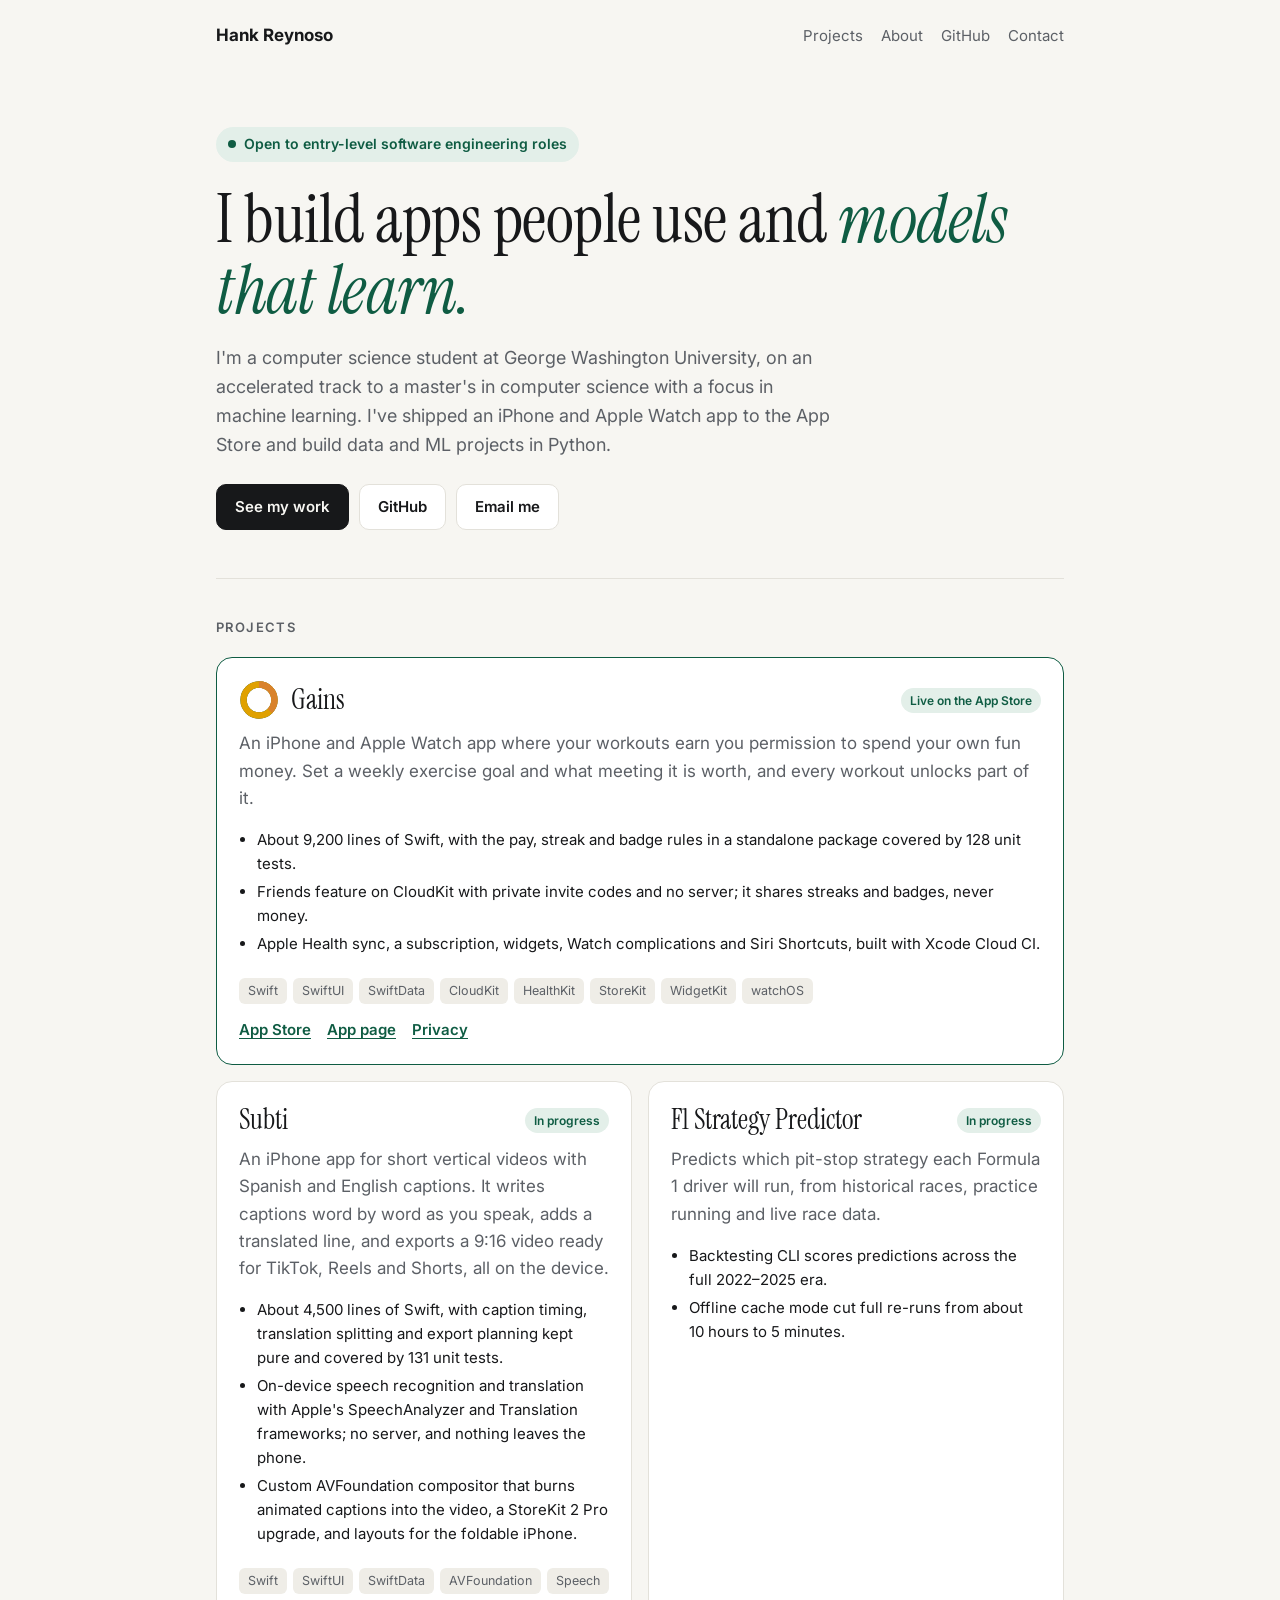
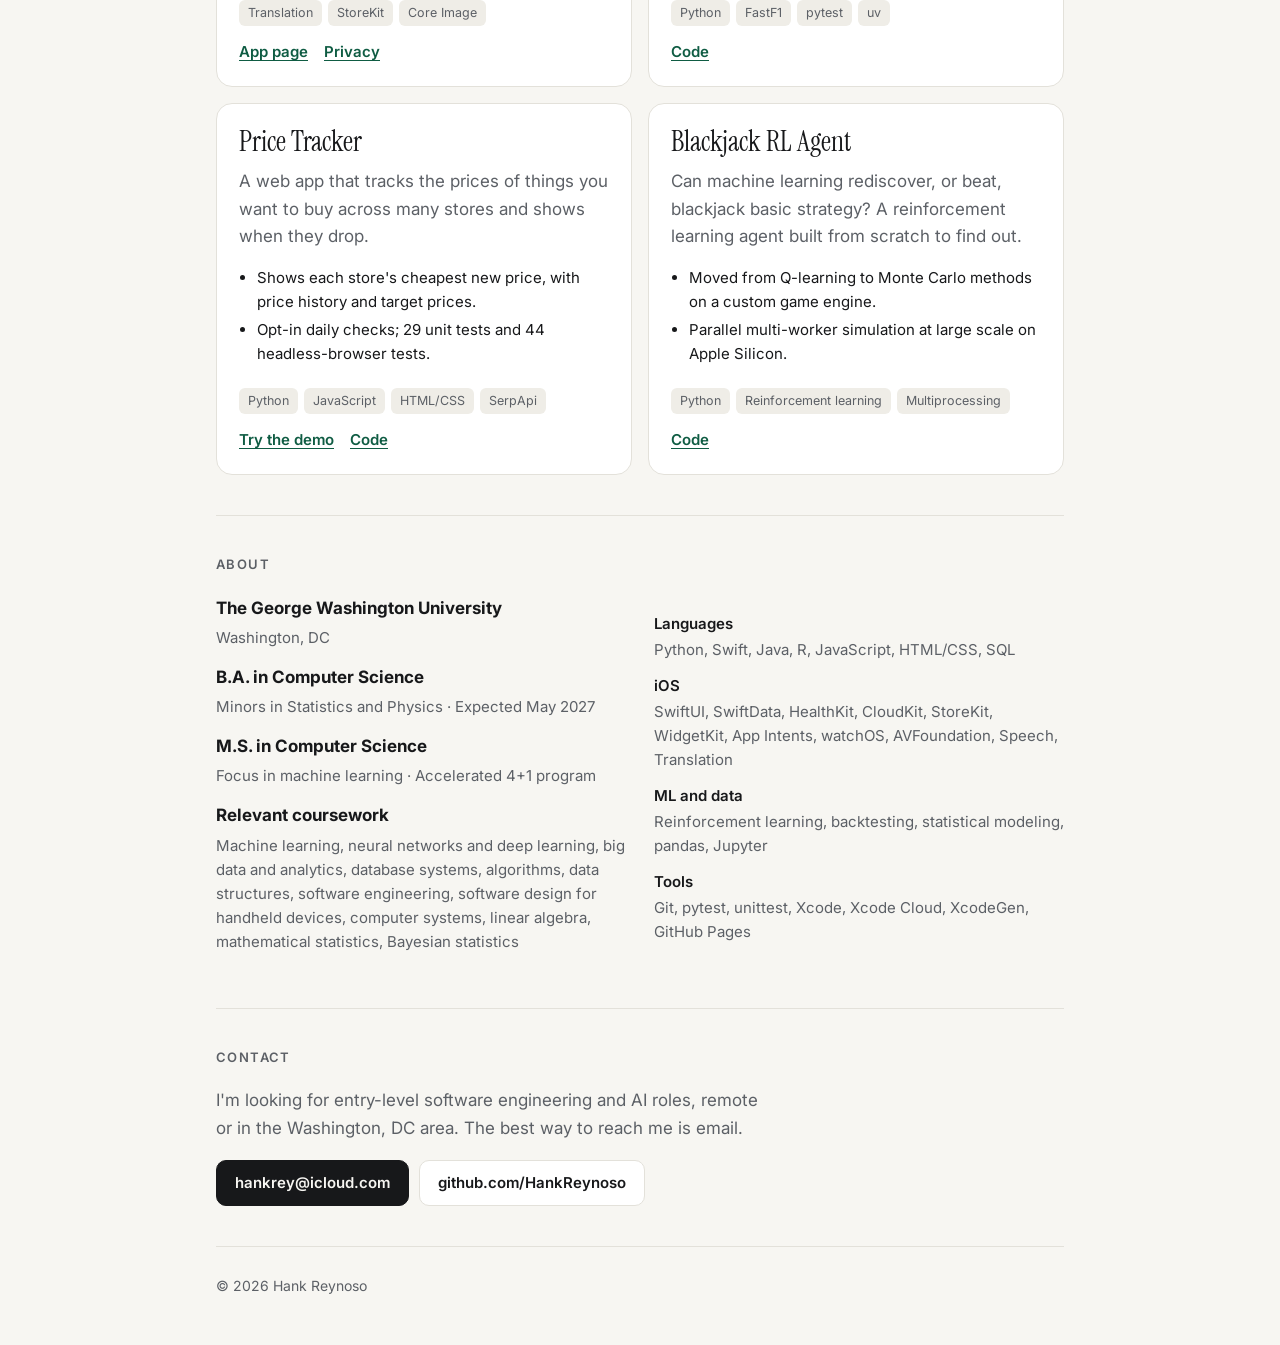
<file: index.html>
<!doctype html>
<html lang="en">
<head>
  <meta charset="utf-8">
  <meta name="viewport" content="width=device-width, initial-scale=1">
  <title>Hank Reynoso · Software Engineer</title>
  <meta name="description" content="Hank Reynoso: computer science student building iOS apps and machine learning tools. Open to entry-level software engineering roles.">
  <link rel="preconnect" href="https://fonts.googleapis.com">
  <link rel="preconnect" href="https://fonts.gstatic.com" crossorigin>
  <link href="https://fonts.googleapis.com/css2?family=Instrument+Serif:ital@0;1&family=Inter:wght@400;600;700&display=swap" rel="stylesheet">
  <link rel="stylesheet" href="/assets/portfolio.css">
  <link rel="icon" href="/assets/ring.svg" type="image/svg+xml">
</head>
<body>
  <div class="wrap">
    <nav>
      <a class="name" href="/">Hank Reynoso</a>
      <ul>
        <li><a href="#projects">Projects</a></li>
        <li><a href="#about">About</a></li>
        <li><a href="https://github.com/HankReynoso">GitHub</a></li>
        <li><a href="#contact">Contact</a></li>
      </ul>
    </nav>

    <header class="hero">
      <div class="status">Open to entry-level software engineering roles</div>
      <h1>I build apps people use and <em>models that learn.</em></h1>
      <p>I'm a computer science student at George Washington University, on an accelerated track to a master's in computer science with a focus in machine learning. I've shipped an iPhone and Apple Watch app to the App Store and build data and ML projects in Python.</p>
      <div class="links">
        <a class="btn primary" href="#projects">See my work</a>
        <a class="btn" href="https://github.com/HankReynoso">GitHub</a>
        <a class="btn" href="mailto:hankrey@icloud.com">Email me</a>
      </div>
    </header>

    <section id="projects">
      <h2>Projects</h2>
      <div class="projects">

        <article class="project featured">
          <header>
            <div class="title"><img class="ring" src="/assets/ring.svg" alt=""><h3>Gains</h3></div>
            <a class="tag" href="https://apps.apple.com/us/app/gains-earn-your-fun-money/id6823886383">Live on the App Store</a>
          </header>
          <p>An iPhone and Apple Watch app where your workouts earn you permission to spend your own fun money. Set a weekly exercise goal and what meeting it is worth, and every workout unlocks part of it.</p>
          <ul>
            <li>About 9,200 lines of Swift, with the pay, streak and badge rules in a standalone package covered by 128 unit tests.</li>
            <li>Friends feature on CloudKit with private invite codes and no server; it shares streaks and badges, never money.</li>
            <li>Apple Health sync, a subscription, widgets, Watch complications and Siri Shortcuts, built with Xcode Cloud CI.</li>
          </ul>
          <div class="stack"><span>Swift</span><span>SwiftUI</span><span>SwiftData</span><span>CloudKit</span><span>HealthKit</span><span>StoreKit</span><span>WidgetKit</span><span>watchOS</span></div>
          <div class="more"><a href="https://apps.apple.com/us/app/gains-earn-your-fun-money/id6823886383">App Store</a><a href="/gains/">App page</a><a href="/gains/privacy/">Privacy</a></div>
        </article>

        <article class="project">
          <header><h3>Subti</h3><span class="tag">In progress</span></header>
          <p>An iPhone app for short vertical videos with Spanish and English captions. It writes captions word by word as you speak, adds a translated line, and exports a 9:16 video ready for TikTok, Reels and Shorts, all on the device.</p>
          <ul>
            <li>About 4,500 lines of Swift, with caption timing, translation splitting and export planning kept pure and covered by 131 unit tests.</li>
            <li>On-device speech recognition and translation with Apple's SpeechAnalyzer and Translation frameworks; no server, and nothing leaves the phone.</li>
            <li>Custom AVFoundation compositor that burns animated captions into the video, a StoreKit 2 Pro upgrade, and layouts for the foldable iPhone.</li>
          </ul>
          <div class="stack"><span>Swift</span><span>SwiftUI</span><span>SwiftData</span><span>AVFoundation</span><span>Speech</span><span>Translation</span><span>StoreKit</span><span>Core Image</span></div>
          <div class="more"><a href="/subti/">App page</a><a href="/subti/privacy/">Privacy</a></div>
        </article>

        <article class="project">
          <header><h3>F1 Strategy Predictor</h3><span class="tag">In progress</span></header>
          <p>Predicts which pit-stop strategy each Formula 1 driver will run, from historical races, practice running and live race data.</p>
          <ul>
            <li>Backtesting CLI scores predictions across the full 2022–2025 era.</li>
            <li>Offline cache mode cut full re-runs from about 10 hours to 5 minutes.</li>
          </ul>
          <div class="stack"><span>Python</span><span>FastF1</span><span>pytest</span><span>uv</span></div>
          <div class="more"><a href="https://github.com/HankReynoso/F1-Strategy-Predictor">Code</a></div>
        </article>

        <article class="project">
          <header><h3>Price Tracker</h3></header>
          <p>A web app that tracks the prices of things you want to buy across many stores and shows when they drop.</p>
          <ul>
            <li>Shows each store's cheapest new price, with price history and target prices.</li>
            <li>Opt-in daily checks; 29 unit tests and 44 headless-browser tests.</li>
          </ul>
          <div class="stack"><span>Python</span><span>JavaScript</span><span>HTML/CSS</span><span>SerpApi</span></div>
          <div class="more"><a href="/price-tracker/">Try the demo</a><a href="https://github.com/HankReynoso/Price-Tracker">Code</a></div>
        </article>

        <article class="project">
          <header><h3>Blackjack RL Agent</h3></header>
          <p>Can machine learning rediscover, or beat, blackjack basic strategy? A reinforcement learning agent built from scratch to find out.</p>
          <ul>
            <li>Moved from Q-learning to Monte Carlo methods on a custom game engine.</li>
            <li>Parallel multi-worker simulation at large scale on Apple Silicon.</li>
          </ul>
          <div class="stack"><span>Python</span><span>Reinforcement learning</span><span>Multiprocessing</span></div>
          <div class="more"><a href="https://github.com/HankReynoso/BlackJackVerification">Code</a></div>
        </article>

      </div>
    </section>

    <section id="about">
      <h2>About</h2>
      <div class="grid2">
        <div class="edu">
          <h3>The George Washington University</h3>
          <p>Washington, DC</p>
          <h3>B.A. in Computer Science</h3>
          <p>Minors in Statistics and Physics · Expected May 2027</p>
          <h3>M.S. in Computer Science</h3>
          <p>Focus in machine learning · Accelerated 4+1 program</p>
          <h3>Relevant coursework</h3>
          <p>Machine learning, neural networks and deep learning, big data and analytics, database systems, algorithms, data structures, software engineering, software design for handheld devices, computer systems, linear algebra, mathematical statistics, Bayesian statistics</p>
        </div>
        <dl class="skills">
          <dt>Languages</dt><dd>Python, Swift, Java, R, JavaScript, HTML/CSS, SQL</dd>
          <dt>iOS</dt><dd>SwiftUI, SwiftData, HealthKit, CloudKit, StoreKit, WidgetKit, App Intents, watchOS, AVFoundation, Speech, Translation</dd>
          <dt>ML and data</dt><dd>Reinforcement learning, backtesting, statistical modeling, pandas, Jupyter</dd>
          <dt>Tools</dt><dd>Git, pytest, unittest, Xcode, Xcode Cloud, XcodeGen, GitHub Pages</dd>
        </dl>
      </div>
    </section>

    <section id="contact" class="contact">
      <h2>Contact</h2>
      <p>I'm looking for entry-level software engineering and AI roles, remote or in the Washington, DC area. The best way to reach me is email.</p>
      <div class="links">
        <a class="btn primary" href="mailto:hankrey@icloud.com">hankrey@icloud.com</a>
        <a class="btn" href="https://github.com/HankReynoso">github.com/HankReynoso</a>
      </div>
    </section>

    <footer>© 2026 Hank Reynoso</footer>
  </div>
</body>
</html>
</file>
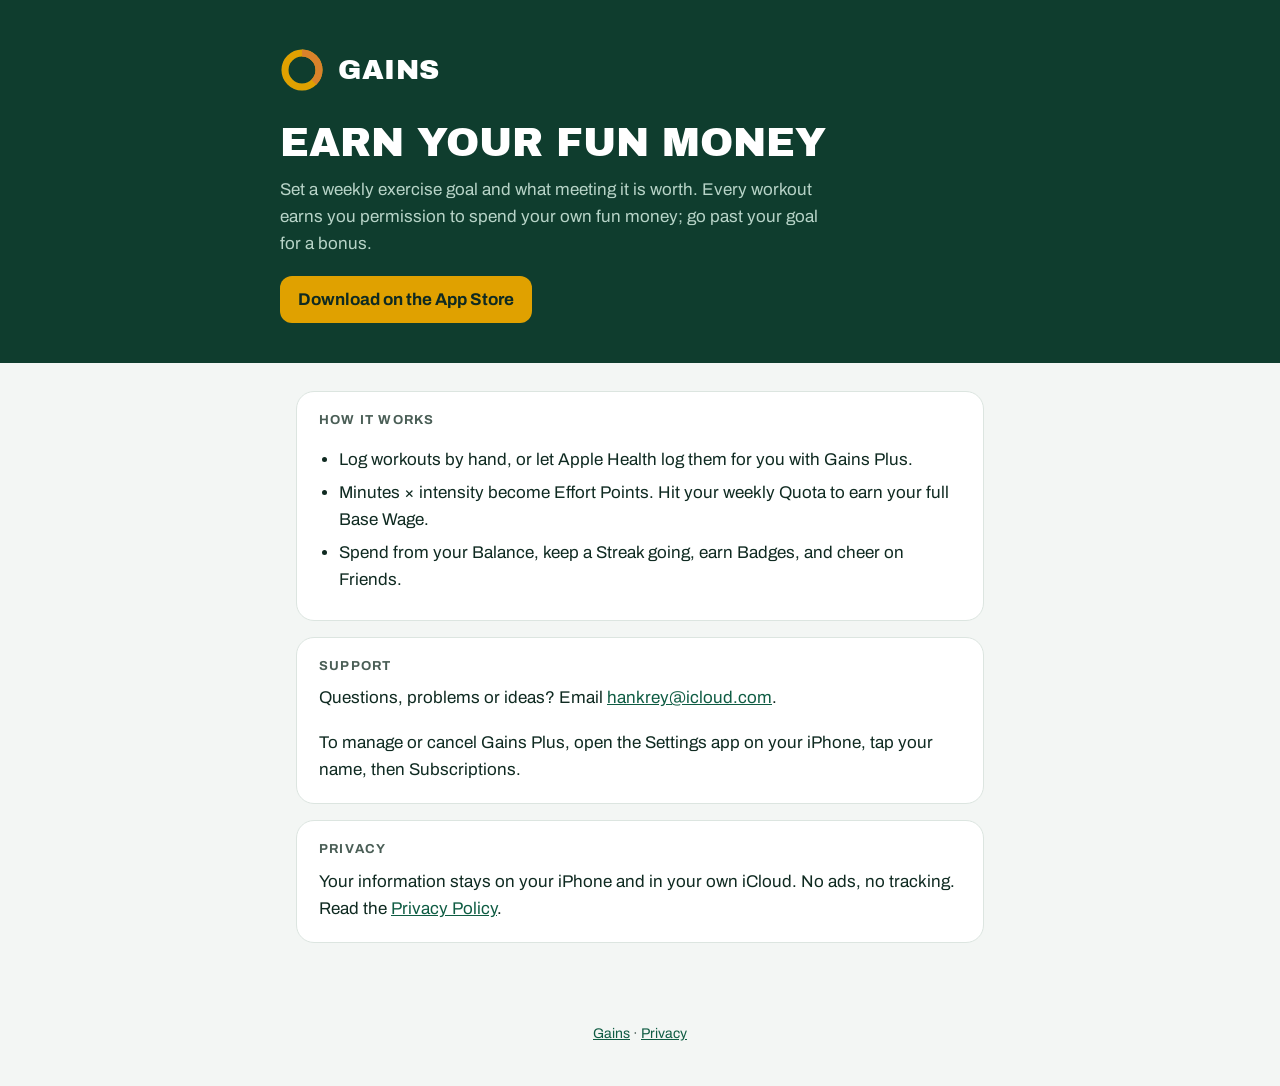
<file: gains/index.html>
<!doctype html>
<html lang="en">
<head>
  <meta charset="utf-8">
  <meta name="viewport" content="width=device-width, initial-scale=1">
  <link rel="preconnect" href="https://fonts.googleapis.com">
  <link rel="preconnect" href="https://fonts.gstatic.com" crossorigin>
  <link href="https://fonts.googleapis.com/css2?family=Archivo:wght@400;700&family=Archivo+Black&display=swap" rel="stylesheet">
  <link rel="stylesheet" href="/assets/site.css">
  <link rel="icon" href="/assets/ring.svg" type="image/svg+xml">
  <title>Gains: Earn Your Fun Money</title>
  <meta name="description" content="Gains turns your workouts into permission to spend your own fun money.">
</head>
<body>
  <header class="hero">
    <div class="inner">
      <a class="brand" href="/gains/"><img class="ring" src="/assets/ring.svg" alt=""><span>Gains</span></a>
      <h1>Earn your fun money</h1>
      <p>Set a weekly exercise goal and what meeting it is worth. Every workout earns you permission to spend your own fun money; go past your goal for a bonus.</p>
      <p><a class="store" href="https://apps.apple.com/us/app/gains-earn-your-fun-money/id6823886383">Download on the App Store</a></p>
    </div>
  </header>
  <main>
    <section class="card">
      <h2>How it works</h2>
      <ul>
        <li>Log workouts by hand, or let Apple Health log them for you with Gains Plus.</li>
        <li>Minutes × intensity become Effort Points. Hit your weekly Quota to earn your full Base Wage.</li>
        <li>Spend from your Balance, keep a Streak going, earn Badges, and cheer on Friends.</li>
      </ul>
    </section>
    <section class="card">
      <h2>Support</h2>
      <p>Questions, problems or ideas? Email <a href="mailto:hankrey@icloud.com">hankrey@icloud.com</a>.</p>
      <p>To manage or cancel Gains Plus, open the Settings app on your iPhone, tap your name, then Subscriptions.</p>
    </section>
    <section class="card">
      <h2>Privacy</h2>
      <p>Your information stays on your iPhone and in your own iCloud. No ads, no tracking. Read the <a href="/gains/privacy/">Privacy Policy</a>.</p>
    </section>
  </main>
  <footer><a href="/gains/">Gains</a> · <a href="/gains/privacy/">Privacy</a></footer>
</body>
</html>
</file>
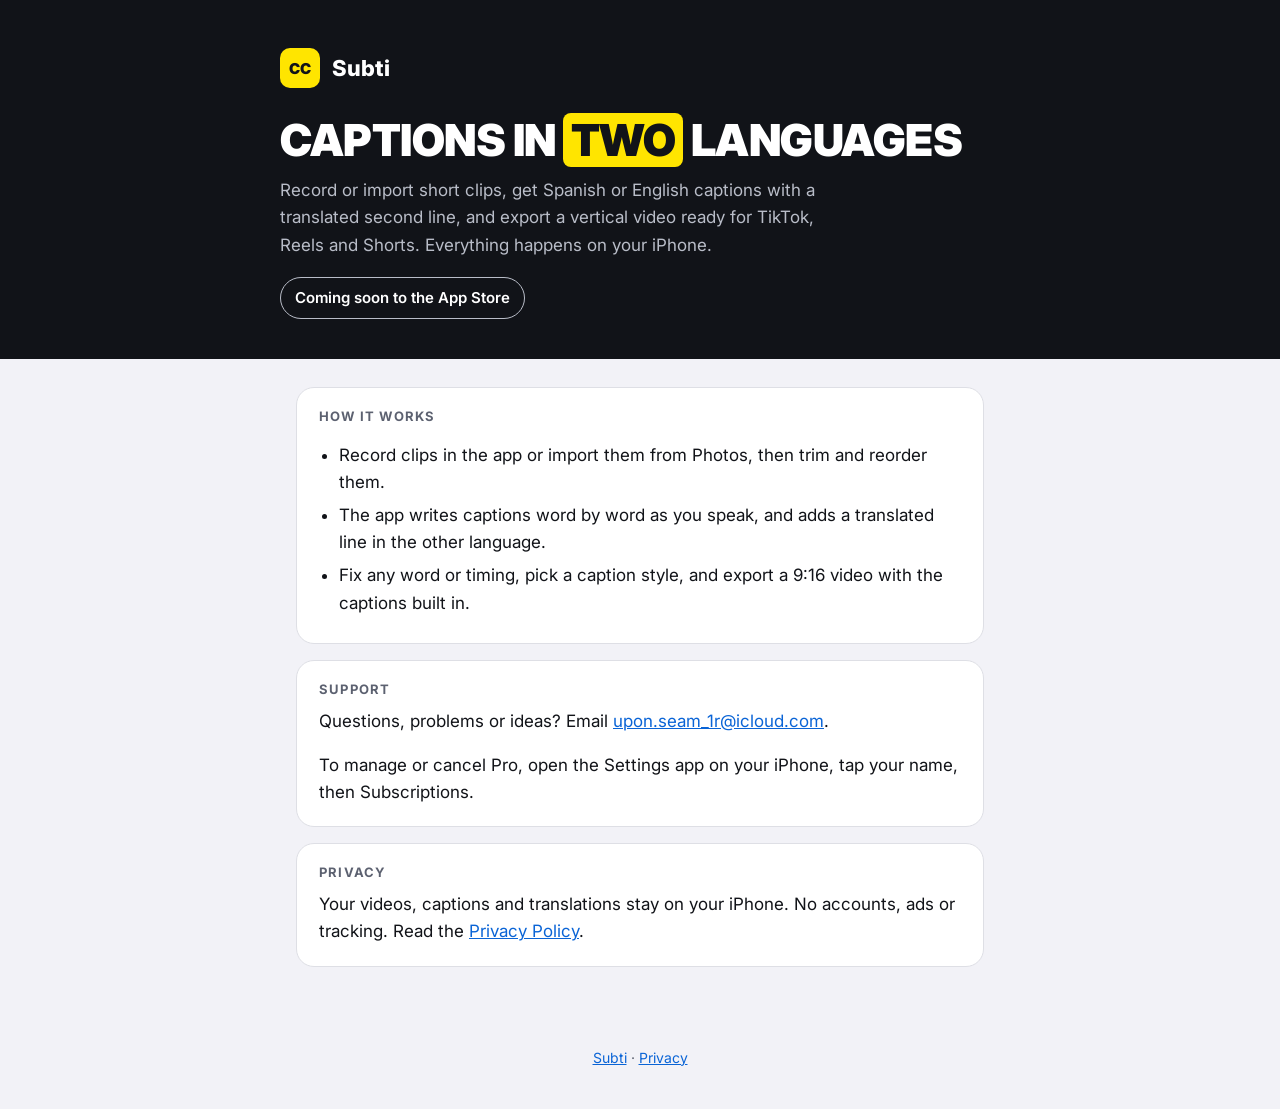
<file: subti/index.html>
<!doctype html>
<html lang="en">
<head>
  <meta charset="utf-8">
  <meta name="viewport" content="width=device-width, initial-scale=1">
  <link rel="preconnect" href="https://fonts.googleapis.com">
  <link rel="preconnect" href="https://fonts.gstatic.com" crossorigin>
  <link href="https://fonts.googleapis.com/css2?family=Inter:wght@400;600;700;800;900&display=swap" rel="stylesheet">
  <link rel="stylesheet" href="/assets/subti.css">
  <title>Subti: Bilingual Captions for Short Videos</title>
  <meta name="description" content="Record short vertical videos with Spanish and English captions made and translated on your iPhone.">
</head>
<body>
  <header class="hero">
    <div class="inner">
      <a class="brand" href="/subti/"><span class="cc">CC</span><span>Subti</span></a>
      <h1>Captions in <mark>two</mark> languages</h1>
      <p>Record or import short clips, get Spanish or English captions with a translated second line, and export a vertical video ready for TikTok, Reels and Shorts. Everything happens on your iPhone.</p>
      <span class="badge">Coming soon to the App Store</span>
    </div>
  </header>
  <main>
    <section class="card">
      <h2>How it works</h2>
      <ul>
        <li>Record clips in the app or import them from Photos, then trim and reorder them.</li>
        <li>The app writes captions word by word as you speak, and adds a translated line in the other language.</li>
        <li>Fix any word or timing, pick a caption style, and export a 9:16 video with the captions built in.</li>
      </ul>
    </section>
    <section class="card">
      <h2>Support</h2>
      <p>Questions, problems or ideas? Email <a href="mailto:upon.seam_1r@icloud.com">upon.seam_1r@icloud.com</a>.</p>
      <p>To manage or cancel Pro, open the Settings app on your iPhone, tap your name, then Subscriptions.</p>
    </section>
    <section class="card">
      <h2>Privacy</h2>
      <p>Your videos, captions and translations stay on your iPhone. No accounts, ads or tracking. Read the <a href="/subti/privacy/">Privacy Policy</a>.</p>
    </section>
  </main>
  <footer><a href="/subti/">Subti</a> · <a href="/subti/privacy/">Privacy</a></footer>
</body>
</html>
</file>
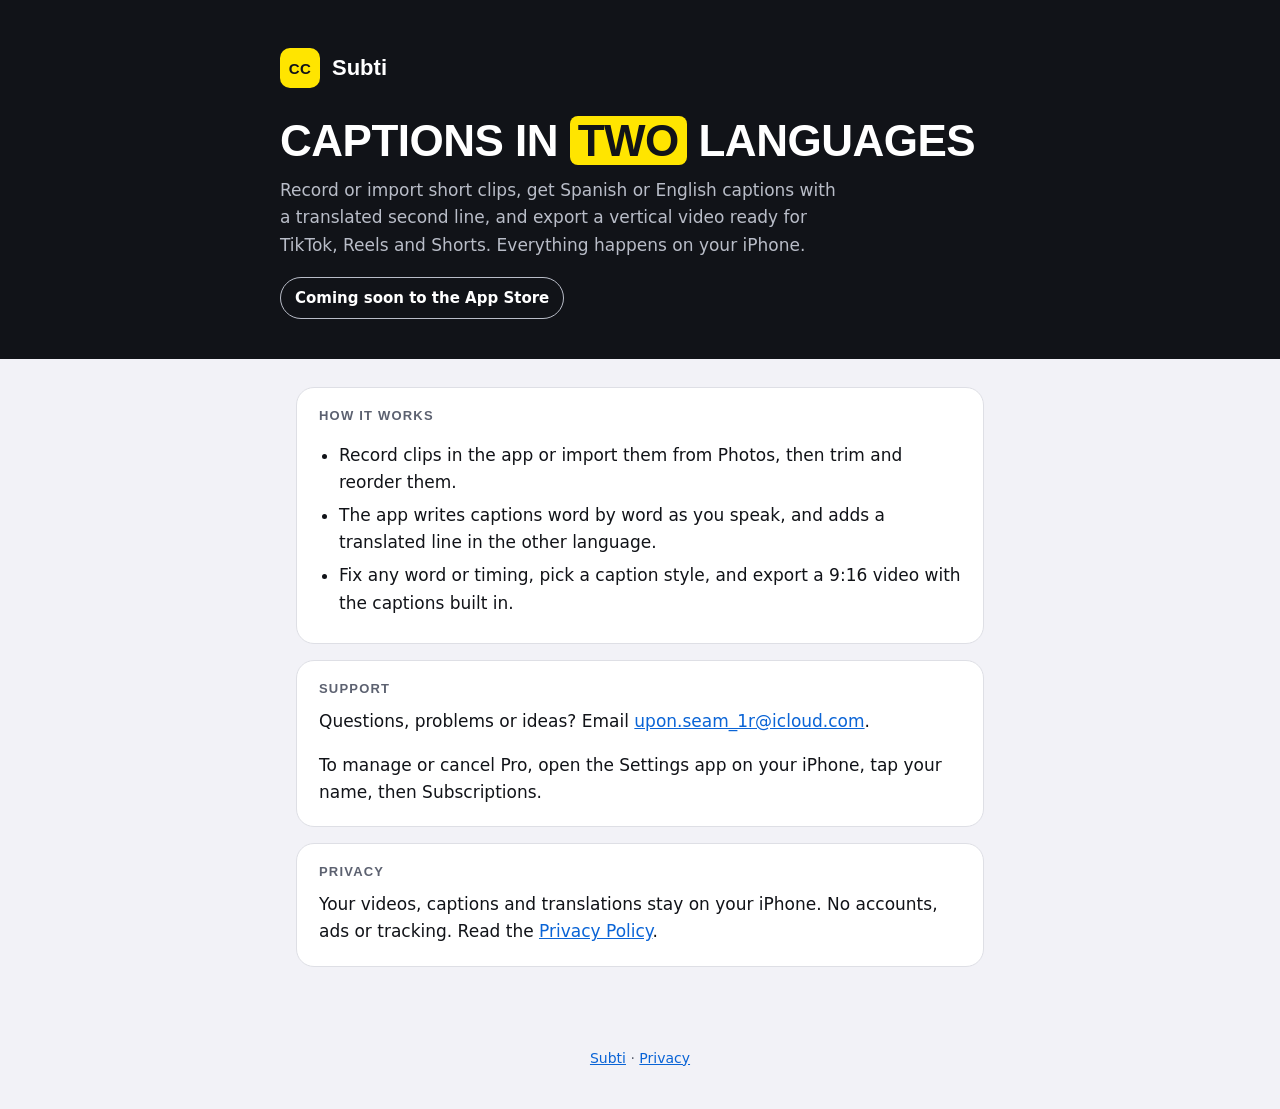
<file: translation-app/index.html>
<!doctype html>
<html lang="en">
<head>
  <meta charset="utf-8">
  <title>Subti</title>
  <link rel="canonical" href="https://hankreynoso.github.io/subti/">
  <meta http-equiv="refresh" content="0; url=/subti/">
</head>
<body><p>Translation App is now Subti. <a href="/subti/">Continue to the new page</a>.</p></body>
</html>
</file>
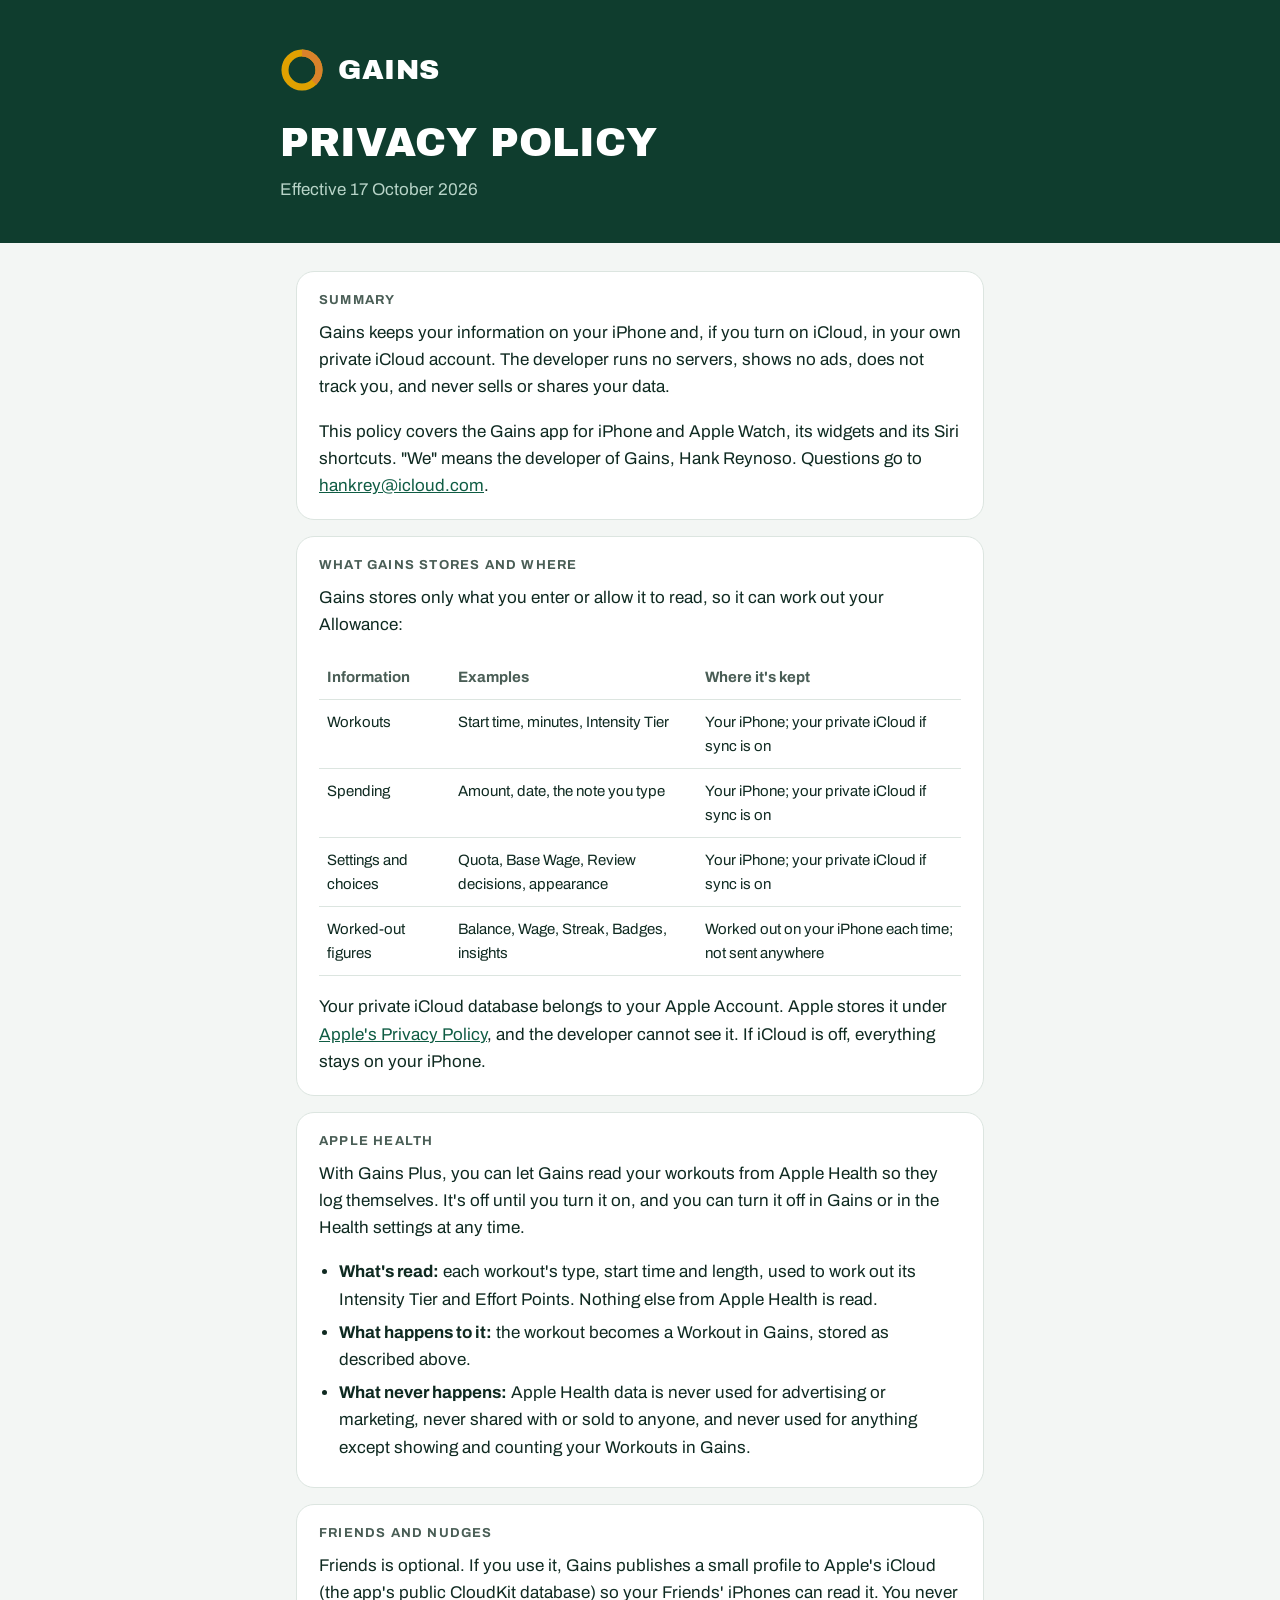
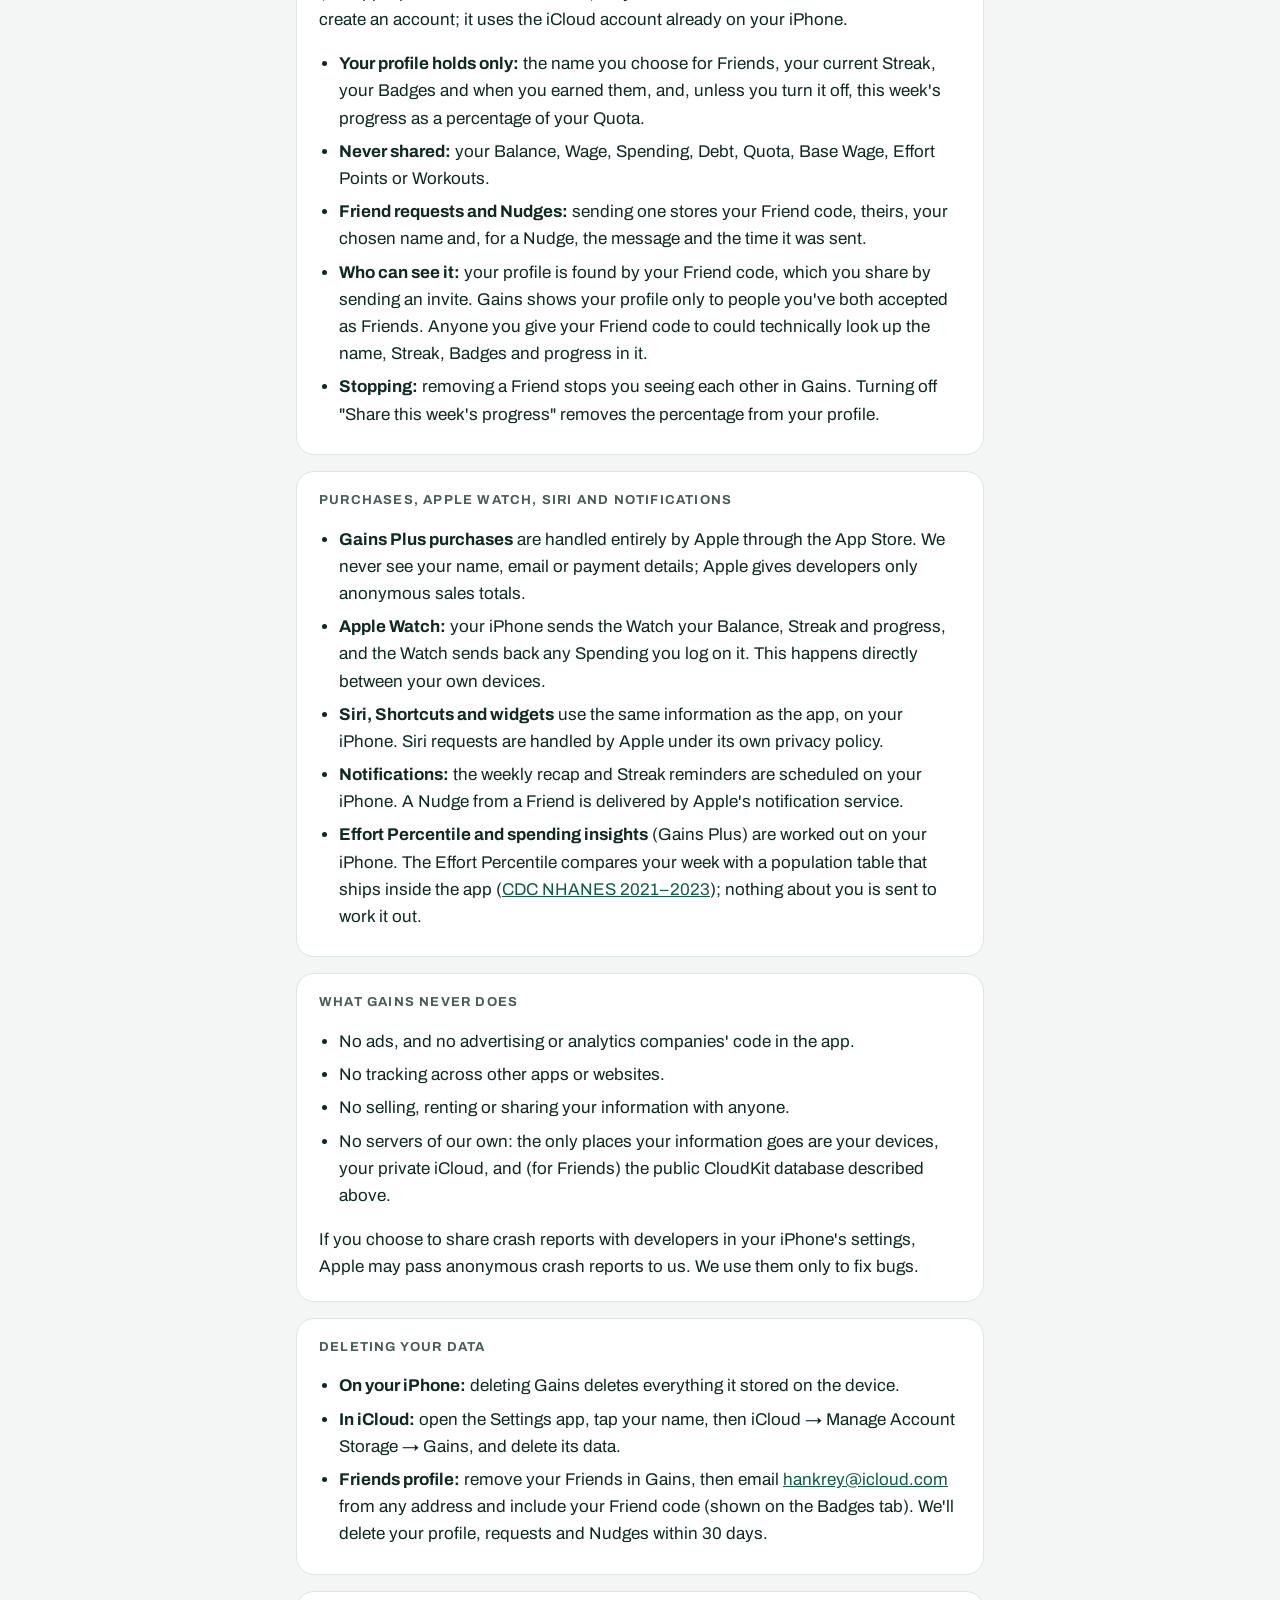
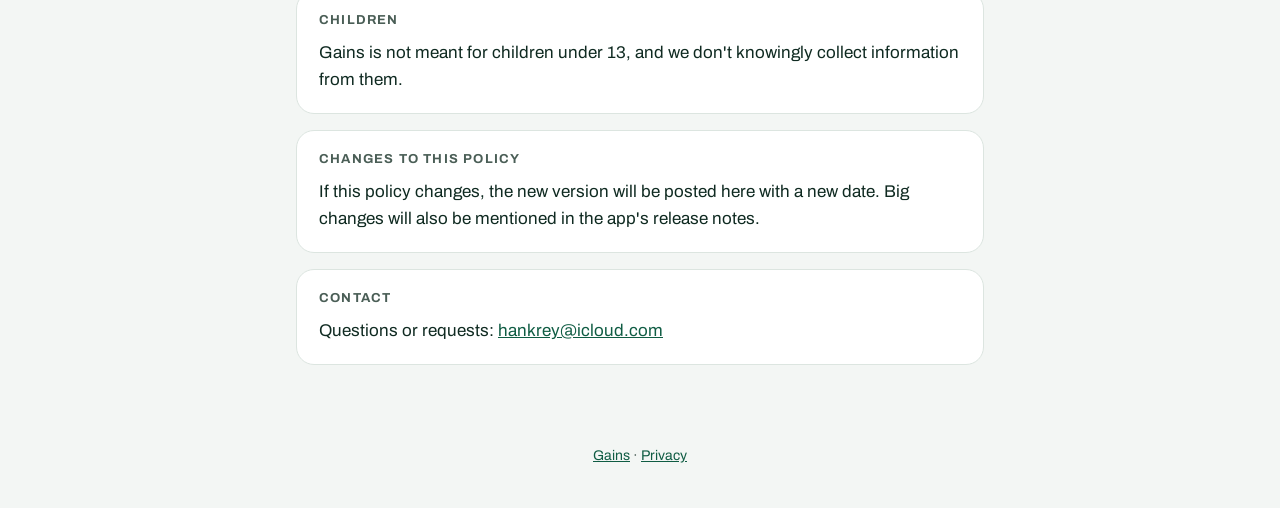
<file: gains/privacy/index.html>
<!doctype html>
<html lang="en">
<head>
  <meta charset="utf-8">
  <meta name="viewport" content="width=device-width, initial-scale=1">
  <link rel="preconnect" href="https://fonts.googleapis.com">
  <link rel="preconnect" href="https://fonts.gstatic.com" crossorigin>
  <link href="https://fonts.googleapis.com/css2?family=Archivo:wght@400;700&family=Archivo+Black&display=swap" rel="stylesheet">
  <link rel="stylesheet" href="/assets/site.css">
  <link rel="icon" href="/assets/ring.svg" type="image/svg+xml">
  <title>Gains Privacy Policy</title>
  <meta name="description" content="How Gains handles your information: on your iPhone and your own iCloud, with no ads, tracking or servers.">
</head>
<body>
  <header class="hero">
    <div class="inner">
      <a class="brand" href="/gains/"><img class="ring" src="/assets/ring.svg" alt=""><span>Gains</span></a>
      <h1>Privacy Policy</h1>
      <p>Effective 17 October 2026</p>
    </div>
  </header>
  <main>
    <section class="card">
      <h2>Summary</h2>
      <p>Gains keeps your information on your iPhone and, if you turn on iCloud, in your own private iCloud account. The developer runs no servers, shows no ads, does not track you, and never sells or shares your data.</p>
      <p>This policy covers the Gains app for iPhone and Apple Watch, its widgets and its Siri shortcuts. "We" means the developer of Gains, Hank Reynoso. Questions go to <a href="mailto:hankrey@icloud.com">hankrey@icloud.com</a>.</p>
    </section>

    <section class="card">
      <h2>What Gains stores and where</h2>
      <p>Gains stores only what you enter or allow it to read, so it can work out your Allowance:</p>
      <div class="table-wrap">
        <table>
          <thead><tr><th>Information</th><th>Examples</th><th>Where it's kept</th></tr></thead>
          <tbody>
            <tr><td>Workouts</td><td>Start time, minutes, Intensity Tier</td><td>Your iPhone; your private iCloud if sync is on</td></tr>
            <tr><td>Spending</td><td>Amount, date, the note you type</td><td>Your iPhone; your private iCloud if sync is on</td></tr>
            <tr><td>Settings and choices</td><td>Quota, Base Wage, Review decisions, appearance</td><td>Your iPhone; your private iCloud if sync is on</td></tr>
            <tr><td>Worked-out figures</td><td>Balance, Wage, Streak, Badges, insights</td><td>Worked out on your iPhone each time; not sent anywhere</td></tr>
          </tbody>
        </table>
      </div>
      <p>Your private iCloud database belongs to your Apple Account. Apple stores it under <a href="https://www.apple.com/legal/privacy/">Apple's Privacy Policy</a>, and the developer cannot see it. If iCloud is off, everything stays on your iPhone.</p>
    </section>

    <section class="card">
      <h2>Apple Health</h2>
      <p>With Gains Plus, you can let Gains read your workouts from Apple Health so they log themselves. It's off until you turn it on, and you can turn it off in Gains or in the Health settings at any time.</p>
      <ul>
        <li><strong>What's read:</strong> each workout's type, start time and length, used to work out its Intensity Tier and Effort Points. Nothing else from Apple Health is read.</li>
        <li><strong>What happens to it:</strong> the workout becomes a Workout in Gains, stored as described above.</li>
        <li><strong>What never happens:</strong> Apple Health data is never used for advertising or marketing, never shared with or sold to anyone, and never used for anything except showing and counting your Workouts in Gains.</li>
      </ul>
    </section>

    <section class="card">
      <h2>Friends and Nudges</h2>
      <p>Friends is optional. If you use it, Gains publishes a small profile to Apple's iCloud (the app's public CloudKit database) so your Friends' iPhones can read it. You never create an account; it uses the iCloud account already on your iPhone.</p>
      <ul>
        <li><strong>Your profile holds only:</strong> the name you choose for Friends, your current Streak, your Badges and when you earned them, and, unless you turn it off, this week's progress as a percentage of your Quota.</li>
        <li><strong>Never shared:</strong> your Balance, Wage, Spending, Debt, Quota, Base Wage, Effort Points or Workouts.</li>
        <li><strong>Friend requests and Nudges:</strong> sending one stores your Friend code, theirs, your chosen name and, for a Nudge, the message and the time it was sent.</li>
        <li><strong>Who can see it:</strong> your profile is found by your Friend code, which you share by sending an invite. Gains shows your profile only to people you've both accepted as Friends. Anyone you give your Friend code to could technically look up the name, Streak, Badges and progress in it.</li>
        <li><strong>Stopping:</strong> removing a Friend stops you seeing each other in Gains. Turning off "Share this week's progress" removes the percentage from your profile.</li>
      </ul>
    </section>

    <section class="card">
      <h2>Purchases, Apple Watch, Siri and notifications</h2>
      <ul>
        <li><strong>Gains Plus purchases</strong> are handled entirely by Apple through the App Store. We never see your name, email or payment details; Apple gives developers only anonymous sales totals.</li>
        <li><strong>Apple Watch:</strong> your iPhone sends the Watch your Balance, Streak and progress, and the Watch sends back any Spending you log on it. This happens directly between your own devices.</li>
        <li><strong>Siri, Shortcuts and widgets</strong> use the same information as the app, on your iPhone. Siri requests are handled by Apple under its own privacy policy.</li>
        <li><strong>Notifications:</strong> the weekly recap and Streak reminders are scheduled on your iPhone. A Nudge from a Friend is delivered by Apple's notification service.</li>
        <li><strong>Effort Percentile and spending insights</strong> (Gains Plus) are worked out on your iPhone. The Effort Percentile compares your week with a population table that ships inside the app (<a href="https://wwwn.cdc.gov/nchs/nhanes/">CDC NHANES 2021–2023</a>); nothing about you is sent to work it out.</li>
      </ul>
    </section>

    <section class="card">
      <h2>What Gains never does</h2>
      <ul>
        <li>No ads, and no advertising or analytics companies' code in the app.</li>
        <li>No tracking across other apps or websites.</li>
        <li>No selling, renting or sharing your information with anyone.</li>
        <li>No servers of our own: the only places your information goes are your devices, your private iCloud, and (for Friends) the public CloudKit database described above.</li>
      </ul>
      <p>If you choose to share crash reports with developers in your iPhone's settings, Apple may pass anonymous crash reports to us. We use them only to fix bugs.</p>
    </section>

    <section class="card">
      <h2>Deleting your data</h2>
      <ul>
        <li><strong>On your iPhone:</strong> deleting Gains deletes everything it stored on the device.</li>
        <li><strong>In iCloud:</strong> open the Settings app, tap your name, then iCloud → Manage Account Storage → Gains, and delete its data.</li>
        <li><strong>Friends profile:</strong> remove your Friends in Gains, then email <a href="mailto:hankrey@icloud.com">hankrey@icloud.com</a> from any address and include your Friend code (shown on the Badges tab). We'll delete your profile, requests and Nudges within 30 days.</li>
      </ul>
    </section>

    <section class="card">
      <h2>Children</h2>
      <p>Gains is not meant for children under 13, and we don't knowingly collect information from them.</p>
    </section>

    <section class="card">
      <h2>Changes to this policy</h2>
      <p>If this policy changes, the new version will be posted here with a new date. Big changes will also be mentioned in the app's release notes.</p>
    </section>

    <section class="card">
      <h2>Contact</h2>
      <p>Questions or requests: <a href="mailto:hankrey@icloud.com">hankrey@icloud.com</a></p>
    </section>
  </main>
  <footer><a href="/gains/">Gains</a> · <a href="/gains/privacy/">Privacy</a></footer>
</body>
</html>
</file>
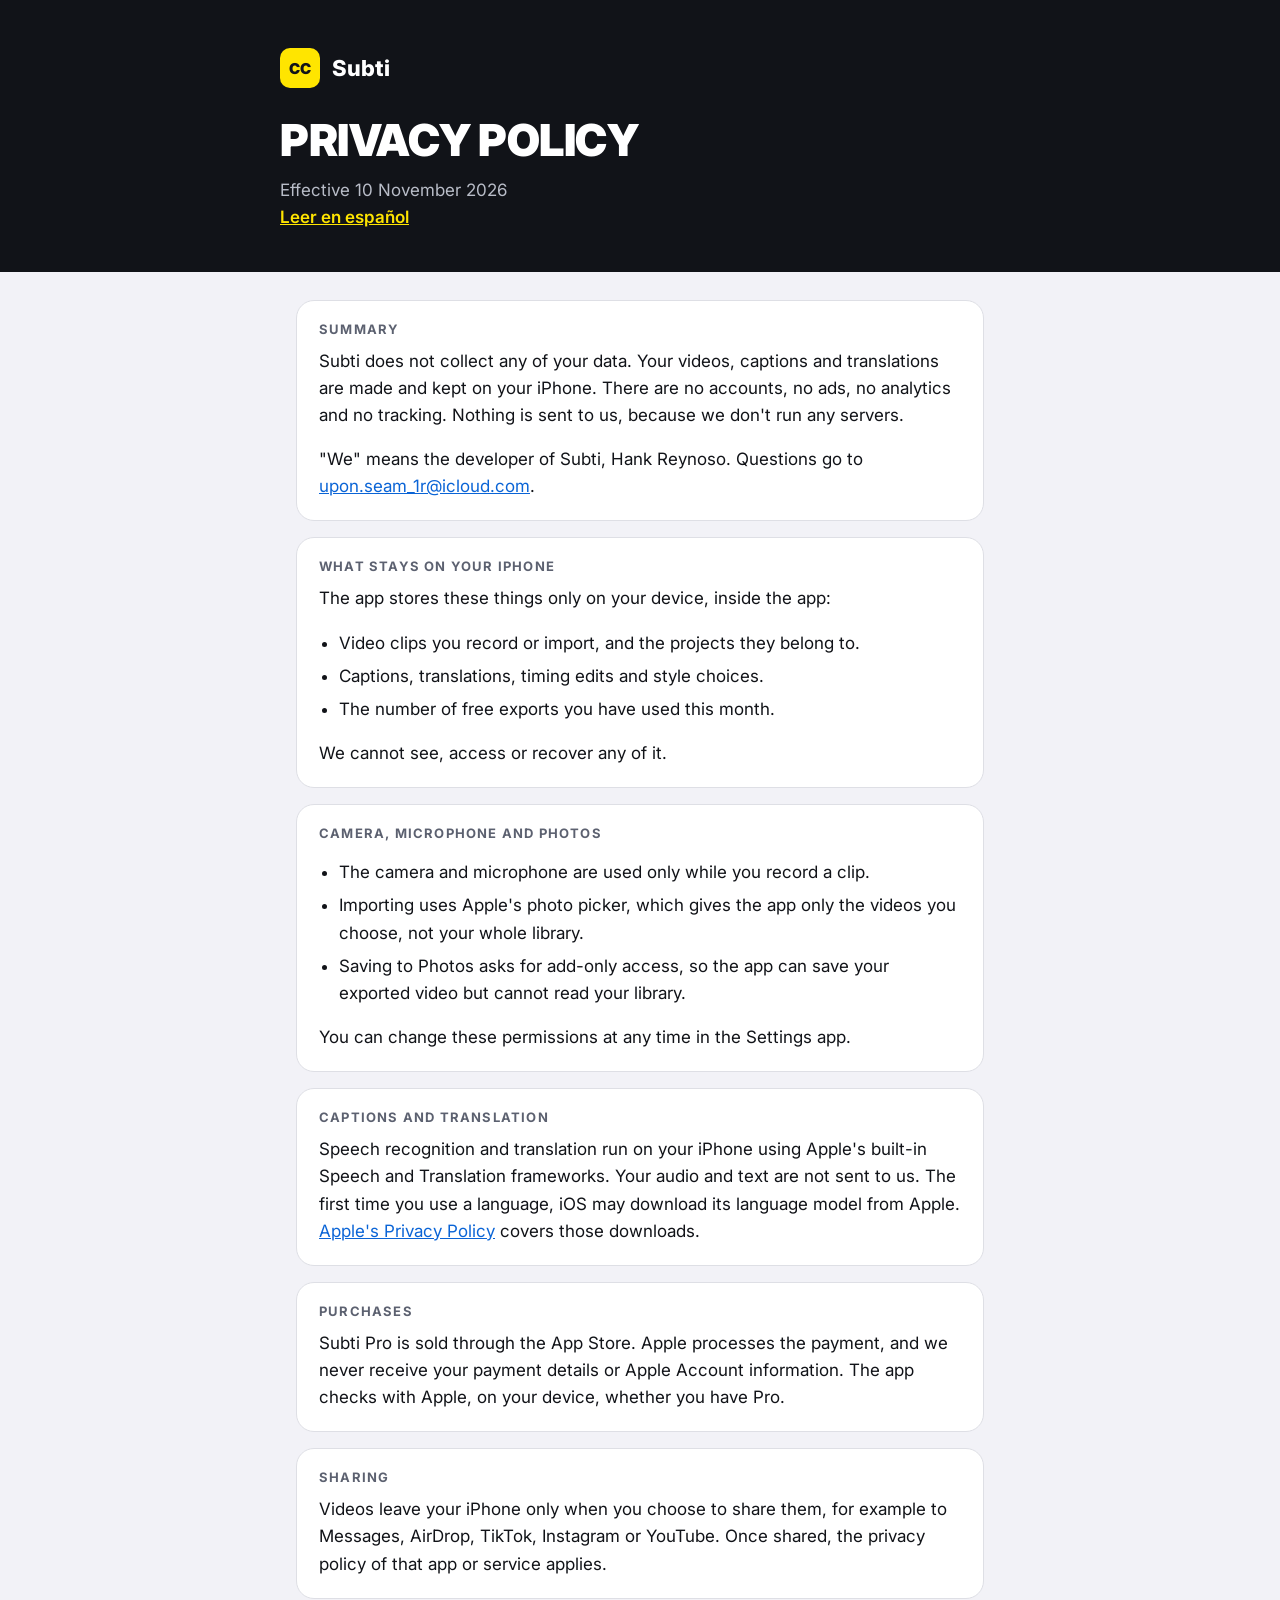
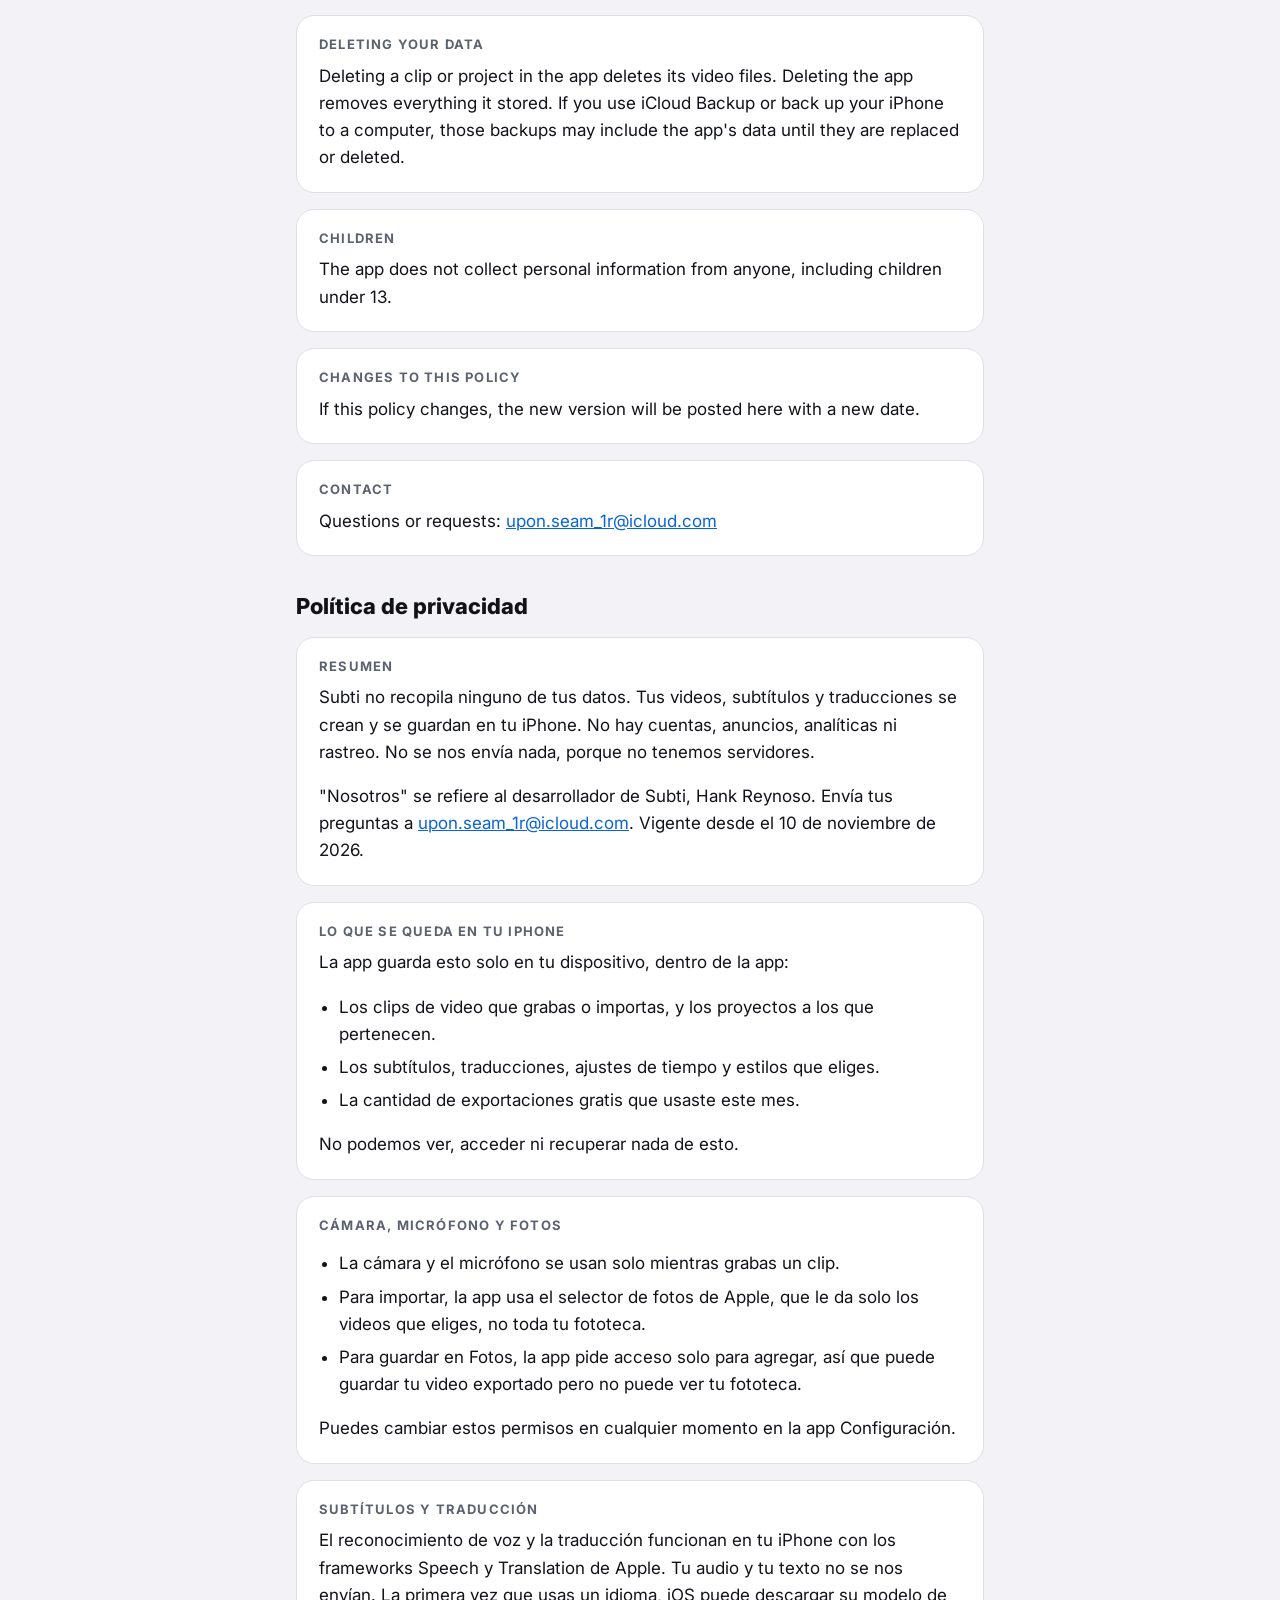
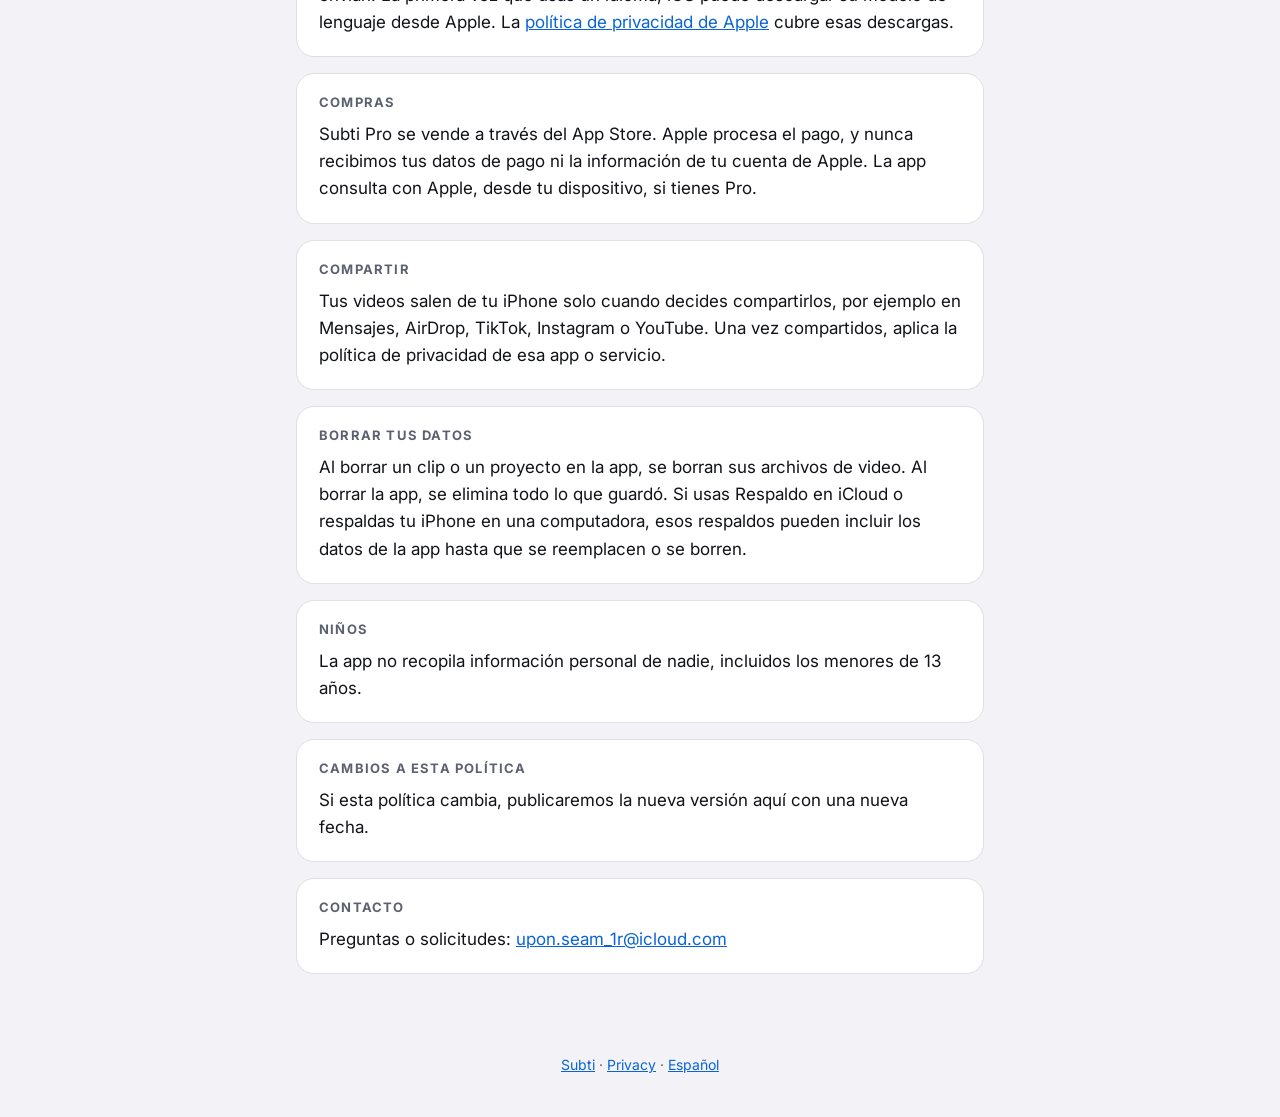
<file: subti/privacy/index.html>
<!doctype html>
<html lang="en">
<head>
  <meta charset="utf-8">
  <meta name="viewport" content="width=device-width, initial-scale=1">
  <link rel="preconnect" href="https://fonts.googleapis.com">
  <link rel="preconnect" href="https://fonts.gstatic.com" crossorigin>
  <link href="https://fonts.googleapis.com/css2?family=Inter:wght@400;600;700;800;900&display=swap" rel="stylesheet">
  <link rel="stylesheet" href="/assets/subti.css">
  <title>Subti Privacy Policy</title>
  <meta name="description" content="Subti collects no data. Videos, captions and translations stay on your iPhone.">
</head>
<body>
  <header class="hero">
    <div class="inner">
      <a class="brand" href="/subti/"><span class="cc">CC</span><span>Subti</span></a>
      <h1>Privacy Policy</h1>
      <p>Effective 10 November 2026</p>
      <p class="langs"><a href="#es" lang="es">Leer en español</a></p>
    </div>
  </header>
  <main>
    <section class="card">
      <h2>Summary</h2>
      <p>Subti does not collect any of your data. Your videos, captions and translations are made and kept on your iPhone. There are no accounts, no ads, no analytics and no tracking. Nothing is sent to us, because we don't run any servers.</p>
      <p>"We" means the developer of Subti, Hank Reynoso. Questions go to <a href="mailto:upon.seam_1r@icloud.com">upon.seam_1r@icloud.com</a>.</p>
    </section>
    <section class="card">
      <h2>What stays on your iPhone</h2>
      <p>The app stores these things only on your device, inside the app:</p>
      <ul>
        <li>Video clips you record or import, and the projects they belong to.</li>
        <li>Captions, translations, timing edits and style choices.</li>
        <li>The number of free exports you have used this month.</li>
      </ul>
      <p>We cannot see, access or recover any of it.</p>
    </section>
    <section class="card">
      <h2>Camera, microphone and Photos</h2>
      <ul>
        <li>The camera and microphone are used only while you record a clip.</li>
        <li>Importing uses Apple's photo picker, which gives the app only the videos you choose, not your whole library.</li>
        <li>Saving to Photos asks for add-only access, so the app can save your exported video but cannot read your library.</li>
      </ul>
      <p>You can change these permissions at any time in the Settings app.</p>
    </section>
    <section class="card">
      <h2>Captions and translation</h2>
      <p>Speech recognition and translation run on your iPhone using Apple's built-in Speech and Translation frameworks. Your audio and text are not sent to us. The first time you use a language, iOS may download its language model from Apple. <a href="https://www.apple.com/legal/privacy/">Apple's Privacy Policy</a> covers those downloads.</p>
    </section>
    <section class="card">
      <h2>Purchases</h2>
      <p>Subti Pro is sold through the App Store. Apple processes the payment, and we never receive your payment details or Apple Account information. The app checks with Apple, on your device, whether you have Pro.</p>
    </section>
    <section class="card">
      <h2>Sharing</h2>
      <p>Videos leave your iPhone only when you choose to share them, for example to Messages, AirDrop, TikTok, Instagram or YouTube. Once shared, the privacy policy of that app or service applies.</p>
    </section>
    <section class="card">
      <h2>Deleting your data</h2>
      <p>Deleting a clip or project in the app deletes its video files. Deleting the app removes everything it stored. If you use iCloud Backup or back up your iPhone to a computer, those backups may include the app's data until they are replaced or deleted.</p>
    </section>
    <section class="card">
      <h2>Children</h2>
      <p>The app does not collect personal information from anyone, including children under 13.</p>
    </section>
    <section class="card">
      <h2>Changes to this policy</h2>
      <p>If this policy changes, the new version will be posted here with a new date.</p>
    </section>
    <section class="card">
      <h2>Contact</h2>
      <p>Questions or requests: <a href="mailto:upon.seam_1r@icloud.com">upon.seam_1r@icloud.com</a></p>
    </section>

    <div id="es" lang="es">
      <p class="part">Política de privacidad</p>
      <section class="card">
        <h2>Resumen</h2>
        <p>Subti no recopila ninguno de tus datos. Tus videos, subtítulos y traducciones se crean y se guardan en tu iPhone. No hay cuentas, anuncios, analíticas ni rastreo. No se nos envía nada, porque no tenemos servidores.</p>
        <p>"Nosotros" se refiere al desarrollador de Subti, Hank Reynoso. Envía tus preguntas a <a href="mailto:upon.seam_1r@icloud.com">upon.seam_1r@icloud.com</a>. Vigente desde el 10 de noviembre de 2026.</p>
      </section>
      <section class="card">
        <h2>Lo que se queda en tu iPhone</h2>
        <p>La app guarda esto solo en tu dispositivo, dentro de la app:</p>
        <ul>
          <li>Los clips de video que grabas o importas, y los proyectos a los que pertenecen.</li>
          <li>Los subtítulos, traducciones, ajustes de tiempo y estilos que eliges.</li>
          <li>La cantidad de exportaciones gratis que usaste este mes.</li>
        </ul>
        <p>No podemos ver, acceder ni recuperar nada de esto.</p>
      </section>
      <section class="card">
        <h2>Cámara, micrófono y Fotos</h2>
        <ul>
          <li>La cámara y el micrófono se usan solo mientras grabas un clip.</li>
          <li>Para importar, la app usa el selector de fotos de Apple, que le da solo los videos que eliges, no toda tu fototeca.</li>
          <li>Para guardar en Fotos, la app pide acceso solo para agregar, así que puede guardar tu video exportado pero no puede ver tu fototeca.</li>
        </ul>
        <p>Puedes cambiar estos permisos en cualquier momento en la app Configuración.</p>
      </section>
      <section class="card">
        <h2>Subtítulos y traducción</h2>
        <p>El reconocimiento de voz y la traducción funcionan en tu iPhone con los frameworks Speech y Translation de Apple. Tu audio y tu texto no se nos envían. La primera vez que usas un idioma, iOS puede descargar su modelo de lenguaje desde Apple. La <a href="https://www.apple.com/mx/legal/privacy/">política de privacidad de Apple</a> cubre esas descargas.</p>
      </section>
      <section class="card">
        <h2>Compras</h2>
        <p>Subti Pro se vende a través del App Store. Apple procesa el pago, y nunca recibimos tus datos de pago ni la información de tu cuenta de Apple. La app consulta con Apple, desde tu dispositivo, si tienes Pro.</p>
      </section>
      <section class="card">
        <h2>Compartir</h2>
        <p>Tus videos salen de tu iPhone solo cuando decides compartirlos, por ejemplo en Mensajes, AirDrop, TikTok, Instagram o YouTube. Una vez compartidos, aplica la política de privacidad de esa app o servicio.</p>
      </section>
      <section class="card">
        <h2>Borrar tus datos</h2>
        <p>Al borrar un clip o un proyecto en la app, se borran sus archivos de video. Al borrar la app, se elimina todo lo que guardó. Si usas Respaldo en iCloud o respaldas tu iPhone en una computadora, esos respaldos pueden incluir los datos de la app hasta que se reemplacen o se borren.</p>
      </section>
      <section class="card">
        <h2>Niños</h2>
        <p>La app no recopila información personal de nadie, incluidos los menores de 13 años.</p>
      </section>
      <section class="card">
        <h2>Cambios a esta política</h2>
        <p>Si esta política cambia, publicaremos la nueva versión aquí con una nueva fecha.</p>
      </section>
      <section class="card">
        <h2>Contacto</h2>
        <p>Preguntas o solicitudes: <a href="mailto:upon.seam_1r@icloud.com">upon.seam_1r@icloud.com</a></p>
      </section>
    </div>
  </main>
  <footer><a href="/subti/">Subti</a> · <a href="/subti/privacy/">Privacy</a> · <a href="#es" lang="es">Español</a></footer>
</body>
</html>
</file>
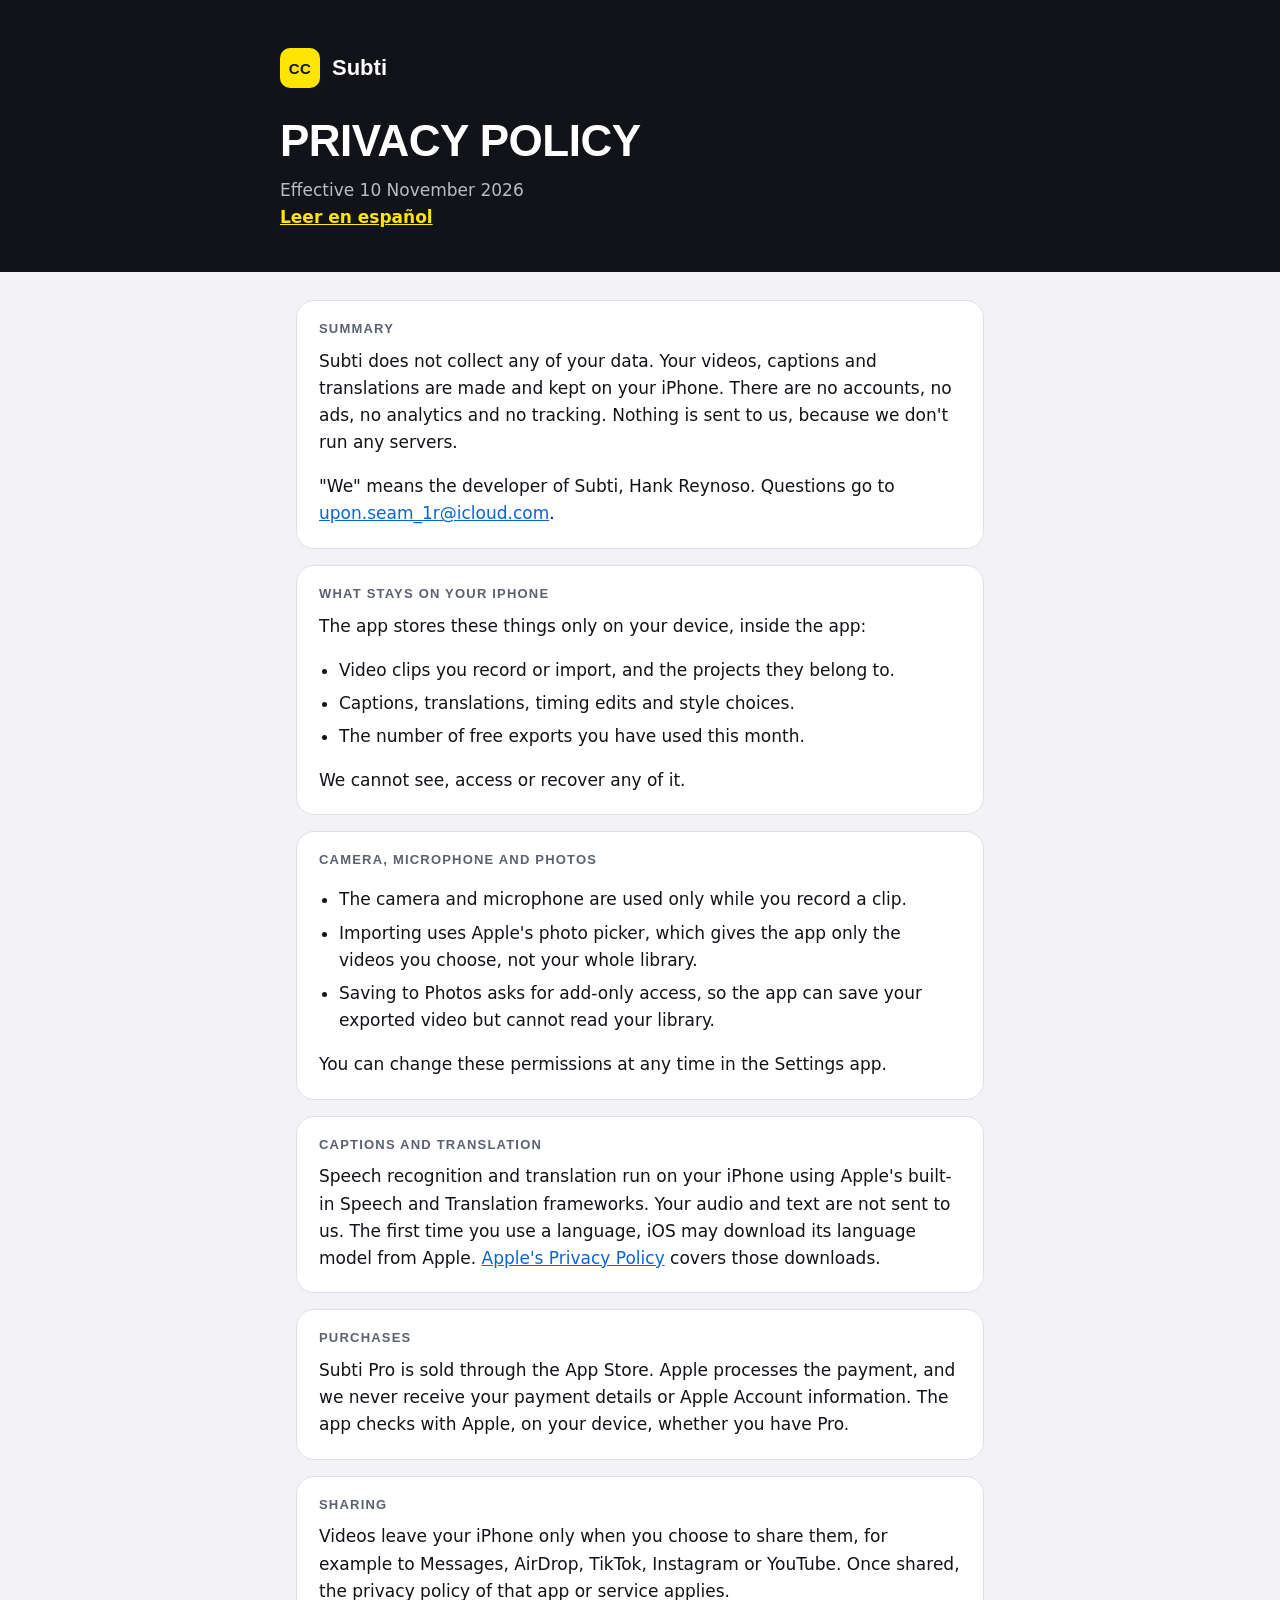
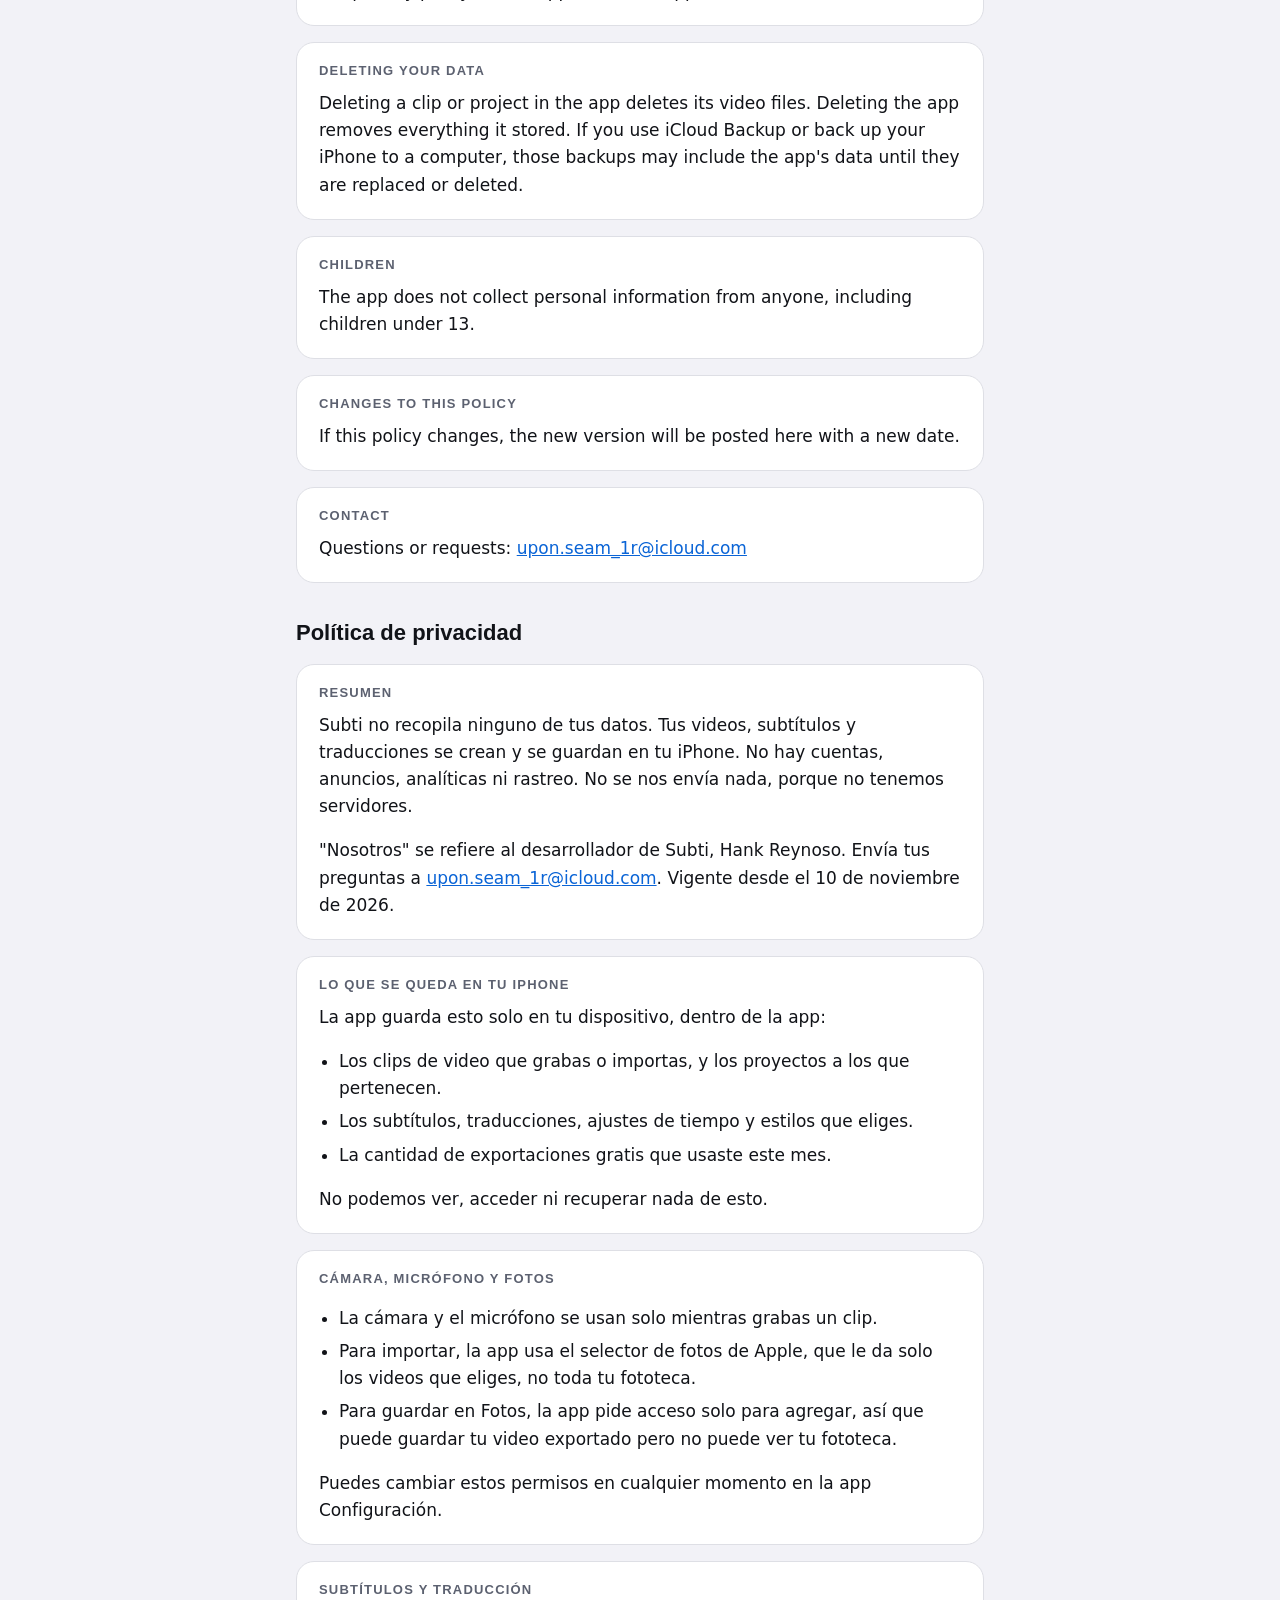
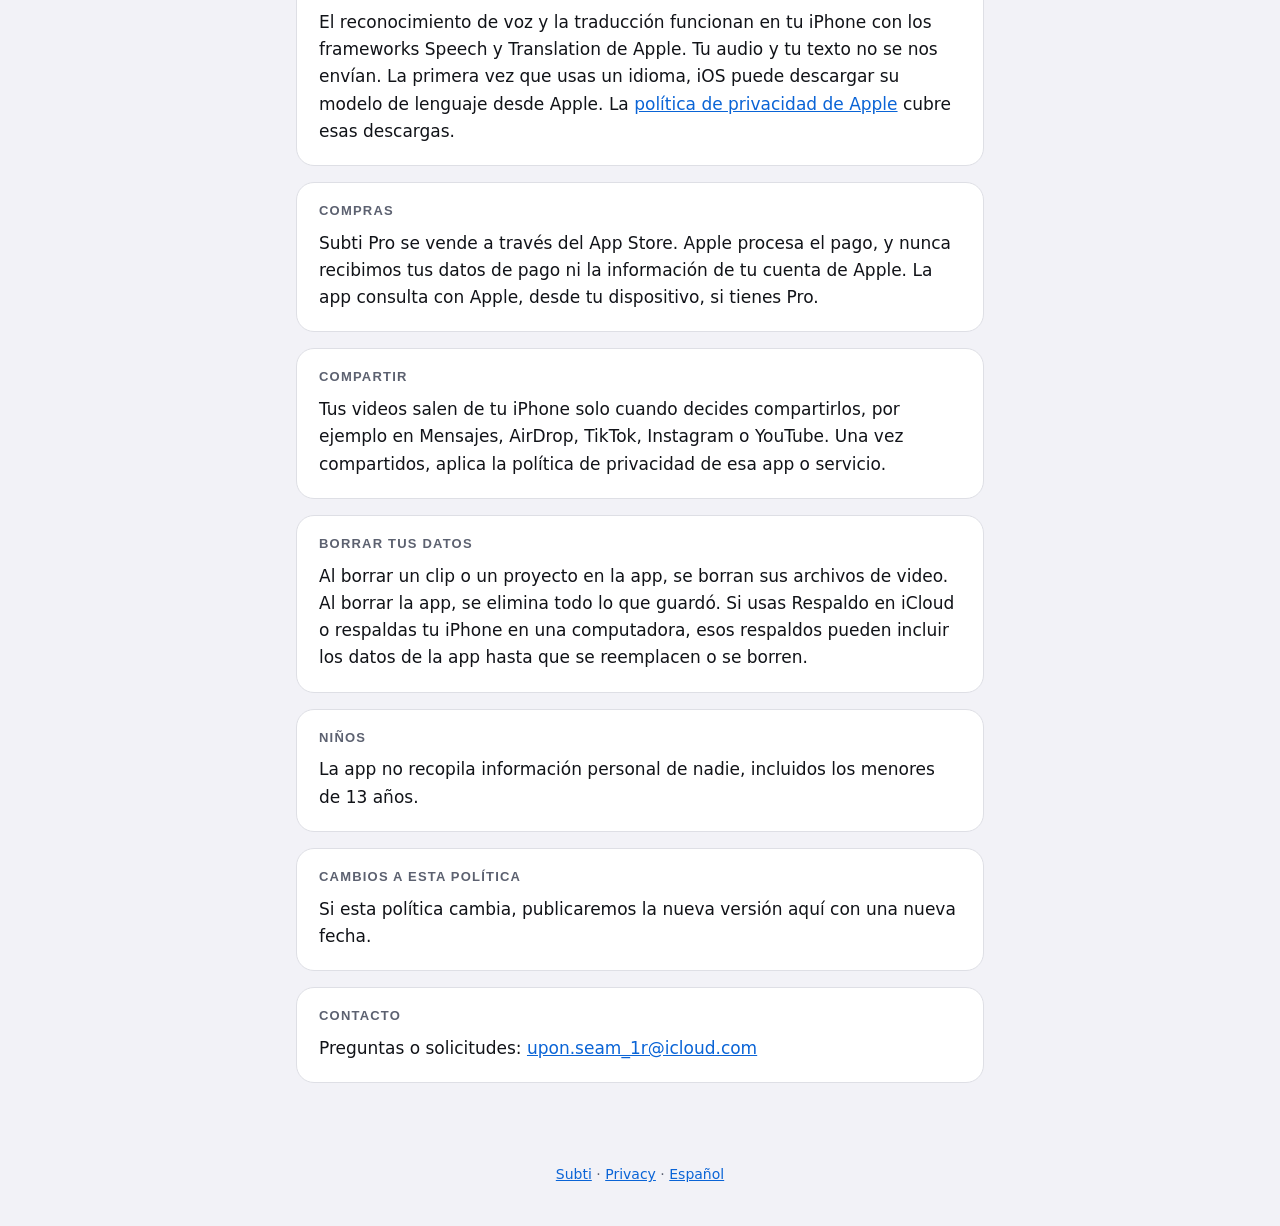
<file: translation-app/privacy/index.html>
<!doctype html>
<html lang="en">
<head>
  <meta charset="utf-8">
  <title>Subti</title>
  <link rel="canonical" href="https://hankreynoso.github.io/subti/privacy/">
  <meta http-equiv="refresh" content="0; url=/subti/privacy/">
</head>
<body><p>Translation App is now Subti. <a href="/subti/privacy/">Continue to the new page</a>.</p></body>
</html>
</file>
<file: assets/portfolio.css>
/* Portfolio home page. The Gains pages keep their own site.css. */
:root {
  --bg: #F7F6F2; --surface: #FFFFFF; --text: #17181A; --muted: #5C6066;
  --border: #E3E1DA; --accent: #0F5C43; --accent-soft: #E3EFE9; --chip: #EFEDE7;
  color-scheme: light dark;
}
@media (prefers-color-scheme: dark) {
  :root {
    --bg: #101113; --surface: #18191C; --text: #ECECEA; --muted: #9EA2A8;
    --border: #2A2C30; --accent: #7FD0AE; --accent-soft: #17302A; --chip: #222428;
  }
}
* { box-sizing: border-box; }
html { -webkit-text-size-adjust: 100%; scroll-behavior: smooth; }
body {
  margin: 0; background: var(--bg); color: var(--text);
  font: 17px/1.6 "Inter", -apple-system, system-ui, sans-serif;
}
a { color: var(--accent); text-underline-offset: 3px; }
.wrap { max-width: 880px; margin: 0 auto; padding: 0 16px; }

nav { display: flex; justify-content: space-between; align-items: center; padding: 22px 0; gap: 16px; }
nav .name { font-weight: 700; text-decoration: none; color: var(--text); }
nav ul { display: flex; gap: 18px; list-style: none; margin: 0; padding: 0; font-size: 15px; }
nav ul a { color: var(--muted); text-decoration: none; }
nav ul a:hover { color: var(--text); }

.hero { padding: 56px 0 48px; }
.hero h1 {
  font: 400 clamp(40px, 8vw, 68px)/1.05 "Instrument Serif", Georgia, serif;
  margin: 0 0 18px; letter-spacing: -0.5px;
}
.hero h1 em { color: var(--accent); }
.hero p { margin: 0 0 24px; max-width: 620px; color: var(--muted); font-size: 18px; }
.status {
  display: inline-flex; align-items: center; gap: 8px; font-size: 14px; font-weight: 600;
  background: var(--accent-soft); color: var(--accent); padding: 6px 12px; border-radius: 999px; margin-bottom: 22px;
}
.status::before { content: ""; width: 8px; height: 8px; border-radius: 50%; background: currentColor; }
.links { display: flex; flex-wrap: wrap; gap: 10px; }
.btn {
  display: inline-block; padding: 10px 18px; border-radius: 10px; font-weight: 600; font-size: 15px;
  text-decoration: none; border: 1px solid var(--border); color: var(--text); background: var(--surface);
}
.btn.primary { background: var(--text); color: var(--bg); border-color: var(--text); }

section { padding: 40px 0; border-top: 1px solid var(--border); }
h2 {
  font: 600 13px/1.3 "Inter", sans-serif; letter-spacing: 1.4px; text-transform: uppercase;
  color: var(--muted); margin: 0 0 22px;
}

.projects { display: grid; gap: 16px; grid-template-columns: 1fr; }
@media (min-width: 720px) { .projects { grid-template-columns: 1fr 1fr; } .featured, .projects > .project:last-child:nth-child(even) { grid-column: 1 / -1; } }
.project {
  background: var(--surface); border: 1px solid var(--border); border-radius: 16px; padding: 22px;
  display: flex; flex-direction: column;
}
.project header { display: flex; justify-content: space-between; align-items: center; gap: 12px; flex-wrap: wrap; }
.project h3 { font: 400 28px/1.15 "Instrument Serif", Georgia, serif; margin: 0; }
.tag { text-decoration: none; font-size: 12px; font-weight: 600; color: var(--accent); background: var(--accent-soft); padding: 3px 9px; border-radius: 999px; white-space: nowrap; }
.project p { margin: 10px 0 12px; color: var(--muted); }
.project ul { margin: 0 0 14px; padding-left: 18px; font-size: 15px; }
.project li { margin: 4px 0; }
.stack { display: flex; flex-wrap: wrap; gap: 6px; margin: auto 0 14px; padding-top: 4px; }
.stack span { font-size: 12.5px; background: var(--chip); color: var(--muted); padding: 3px 9px; border-radius: 6px; }
.project .more { display: flex; gap: 16px; font-size: 15px; font-weight: 600; }
.featured { border-color: var(--accent); }
.featured .ring { width: 40px; height: 40px; }
.featured .title { display: flex; align-items: center; gap: 12px; }

.grid2 { display: grid; gap: 28px; grid-template-columns: 1fr; }
@media (min-width: 720px) { .grid2 { grid-template-columns: 1fr 1fr; } }
.skills dt { font-weight: 600; font-size: 15px; margin-top: 12px; }
.skills dt:first-child { margin-top: 0; }
.skills dd { margin: 2px 0 0; color: var(--muted); font-size: 15px; }
.edu h3 { font-size: 17px; margin: 0 0 4px; }
.edu p { margin: 0 0 14px; color: var(--muted); font-size: 15px; }

.contact p { margin: 0 0 18px; color: var(--muted); max-width: 560px; }
footer { color: var(--muted); font-size: 14px; padding: 28px 0 48px; border-top: 1px solid var(--border); }

@media (max-width: 520px) { nav ul { gap: 12px; font-size: 14px; } nav ul li:nth-child(3) { display: none; } }
</file>
<file: assets/site.css>
/* Gains site: Varsity colors from the app (App/Sources/Theme/Theme.swift). */
:root {
  --ground: #F3F6F4; --surface: #FFFFFF; --text: #0F2A21; --muted: #4A5E56;
  --primary: #0F3D2E; --on-primary: #FFFFFF; --on-primary-muted: #B8D4C8;
  --accent: #E0A100; --bonus: #D9822B; --border: #DCE5E0; --link: #0F5C43;
  color-scheme: light dark;
}
@media (prefers-color-scheme: dark) {
  :root {
    --ground: #0C1612; --surface: #16231D; --text: #E8F0EC; --muted: #9DB3A9;
    --primary: #1B6249; --on-primary-muted: #B8D4C8; --accent: #E8AE1A; --bonus: #E08F3A;
    --border: #2A4238; --link: #8FD3B6;
  }
}
* { box-sizing: border-box; }
html { -webkit-text-size-adjust: 100%; }
body {
  margin: 0; background: var(--ground); color: var(--text);
  font: 17px/1.6 "Archivo", -apple-system, system-ui, sans-serif;
}
a { color: var(--link); }
.hero { background: var(--primary); color: var(--on-primary); padding: 48px 16px 40px; }
.hero .inner, main { max-width: 720px; margin: 0 auto; }
.brand { display: flex; align-items: center; gap: 14px; text-decoration: none; color: inherit; }
.ring { width: 44px; height: 44px; flex: none; }
.brand span { font: 400 28px/1 "Archivo Black", "Archivo", sans-serif; letter-spacing: .5px; text-transform: uppercase; }
.hero h1 { font: 400 clamp(28px, 6vw, 40px)/1.15 "Archivo Black", "Archivo", sans-serif; margin: 28px 0 10px; text-transform: uppercase; }
.hero p { margin: 0; color: var(--on-primary-muted); max-width: 560px; }
main { padding: 28px 16px 64px; }
.card { background: var(--surface); border: 1px solid var(--border); border-radius: 18px; padding: 20px 22px; margin: 0 0 16px; }
h2 { font: 700 13px/1.3 "Archivo", sans-serif; letter-spacing: 1.2px; text-transform: uppercase; color: var(--muted); margin: 0 0 10px; }
.card p:first-of-type { margin-top: 0; }
.card p:last-child, .card ul:last-child { margin-bottom: 0; }
ul { padding-left: 20px; }
li { margin: 6px 0; }
.table-wrap { overflow-x: auto; }
table { border-collapse: collapse; width: 100%; font-size: 15px; }
th, td { text-align: left; padding: 10px 8px; border-bottom: 1px solid var(--border); vertical-align: top; }
th { color: var(--muted); font-weight: 700; }
.meta { color: var(--muted); font-size: 15px; }
footer { color: var(--muted); font-size: 14px; text-align: center; padding: 0 16px 40px; }
.hero p .store { display: inline-block; margin-top: 18px; padding: 10px 18px; border-radius: 12px; background: var(--accent); color: #0F2A21; font-weight: 700; text-decoration: none; }
</file>
<file: assets/subti.css>
/* Subti site: stock iOS blue from the app, plus the Karaoke caption yellow (TranslationApp/Theme/Theme.swift). */
:root {
  --ground: #F2F2F7; --surface: #FFFFFF; --text: #111318; --muted: #5C6170;
  --hero: #111318; --on-hero: #FFFFFF; --on-hero-muted: #B9BDC8;
  --karaoke: #FFE500; --on-karaoke: #111318; --border: #DEDFE5; --link: #0A64D6;
  color-scheme: light dark;
}
@media (prefers-color-scheme: dark) {
  :root {
    --ground: #0B0C0F; --surface: #17191E; --text: #ECEDF1; --muted: #9DA2B0;
    --hero: #000000; --on-hero-muted: #B9BDC8; --border: #2A2D35; --link: #5AA6FF;
  }
}
* { box-sizing: border-box; }
html { -webkit-text-size-adjust: 100%; }
body {
  margin: 0; background: var(--ground); color: var(--text);
  font: 17px/1.6 "Inter", -apple-system, system-ui, sans-serif;
}
a { color: var(--link); }
.hero { background: var(--hero); color: var(--on-hero); padding: 48px 16px 40px; }
.hero .inner, main { max-width: 720px; margin: 0 auto; }
.brand { display: inline-flex; align-items: center; gap: 12px; text-decoration: none; color: inherit; font: 800 22px/1 "Inter", sans-serif; }
.cc { display: inline-grid; place-items: center; width: 40px; height: 40px; border-radius: 10px; background: var(--karaoke); color: var(--on-karaoke); font: 900 15px/1 "Inter", sans-serif; letter-spacing: .5px; }
.hero h1 { font: 900 clamp(30px, 6.5vw, 44px)/1.12 "Inter", sans-serif; margin: 28px 0 12px; text-transform: uppercase; letter-spacing: -.5px; }
.hero h1 mark { background: var(--karaoke); color: var(--on-karaoke); padding: 0 .18em; border-radius: .18em; }
.hero p { margin: 0; color: var(--on-hero-muted); max-width: 560px; }
.hero .badge { display: inline-block; margin-top: 18px; padding: 8px 14px; border-radius: 999px; border: 1px solid var(--on-hero-muted); color: var(--on-hero); font-size: 15px; font-weight: 600; }
.langs { margin-top: 16px; }
.langs a { color: var(--karaoke); font-weight: 600; }
main { padding: 28px 16px 64px; }
.card { background: var(--surface); border: 1px solid var(--border); border-radius: 18px; padding: 20px 22px; margin: 0 0 16px; }
h2 { font: 700 13px/1.3 "Inter", sans-serif; letter-spacing: 1.2px; text-transform: uppercase; color: var(--muted); margin: 0 0 10px; }
.part { font: 800 22px/1.3 "Inter", sans-serif; margin: 36px 0 16px; }
.card p:first-of-type { margin-top: 0; }
.card p:last-child, .card ul:last-child { margin-bottom: 0; }
ul { padding-left: 20px; }
li { margin: 6px 0; }
.meta { color: var(--muted); font-size: 15px; }
footer { color: var(--muted); font-size: 14px; text-align: center; padding: 0 16px 40px; }
</file>
